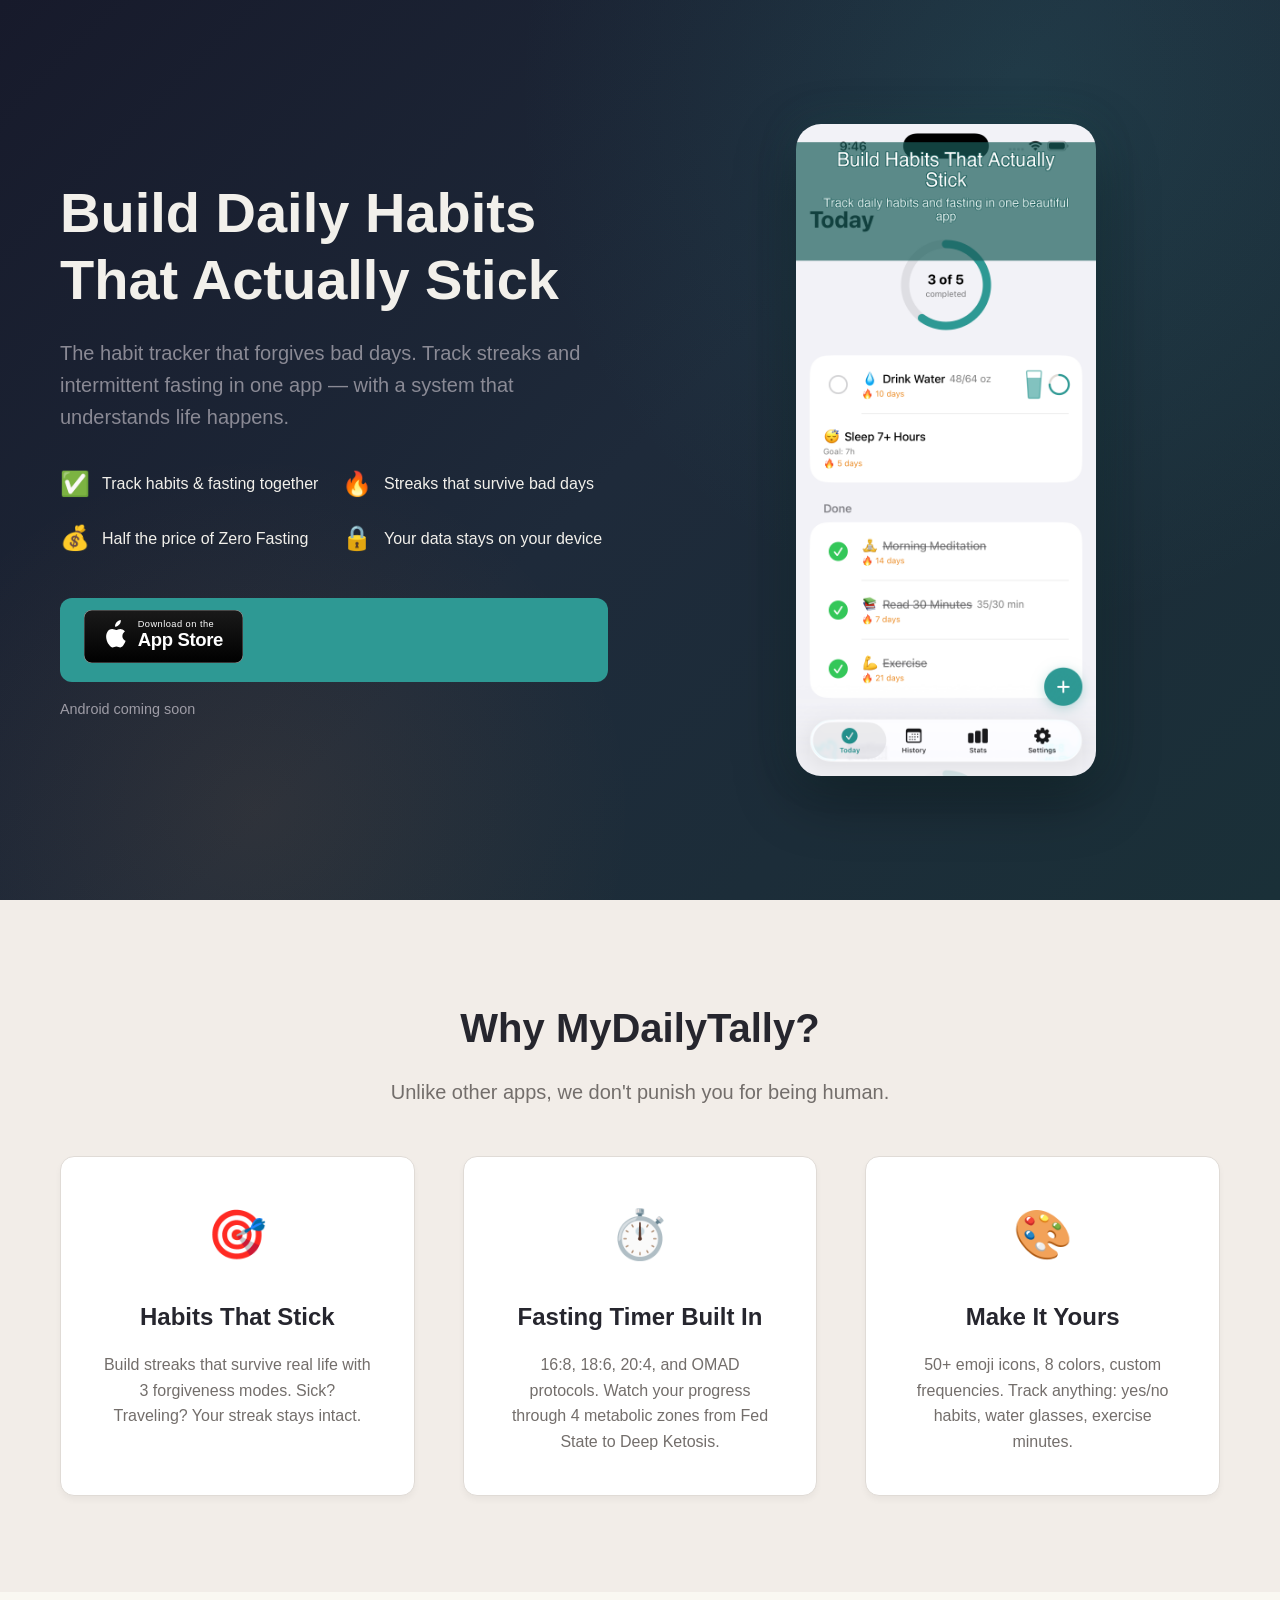
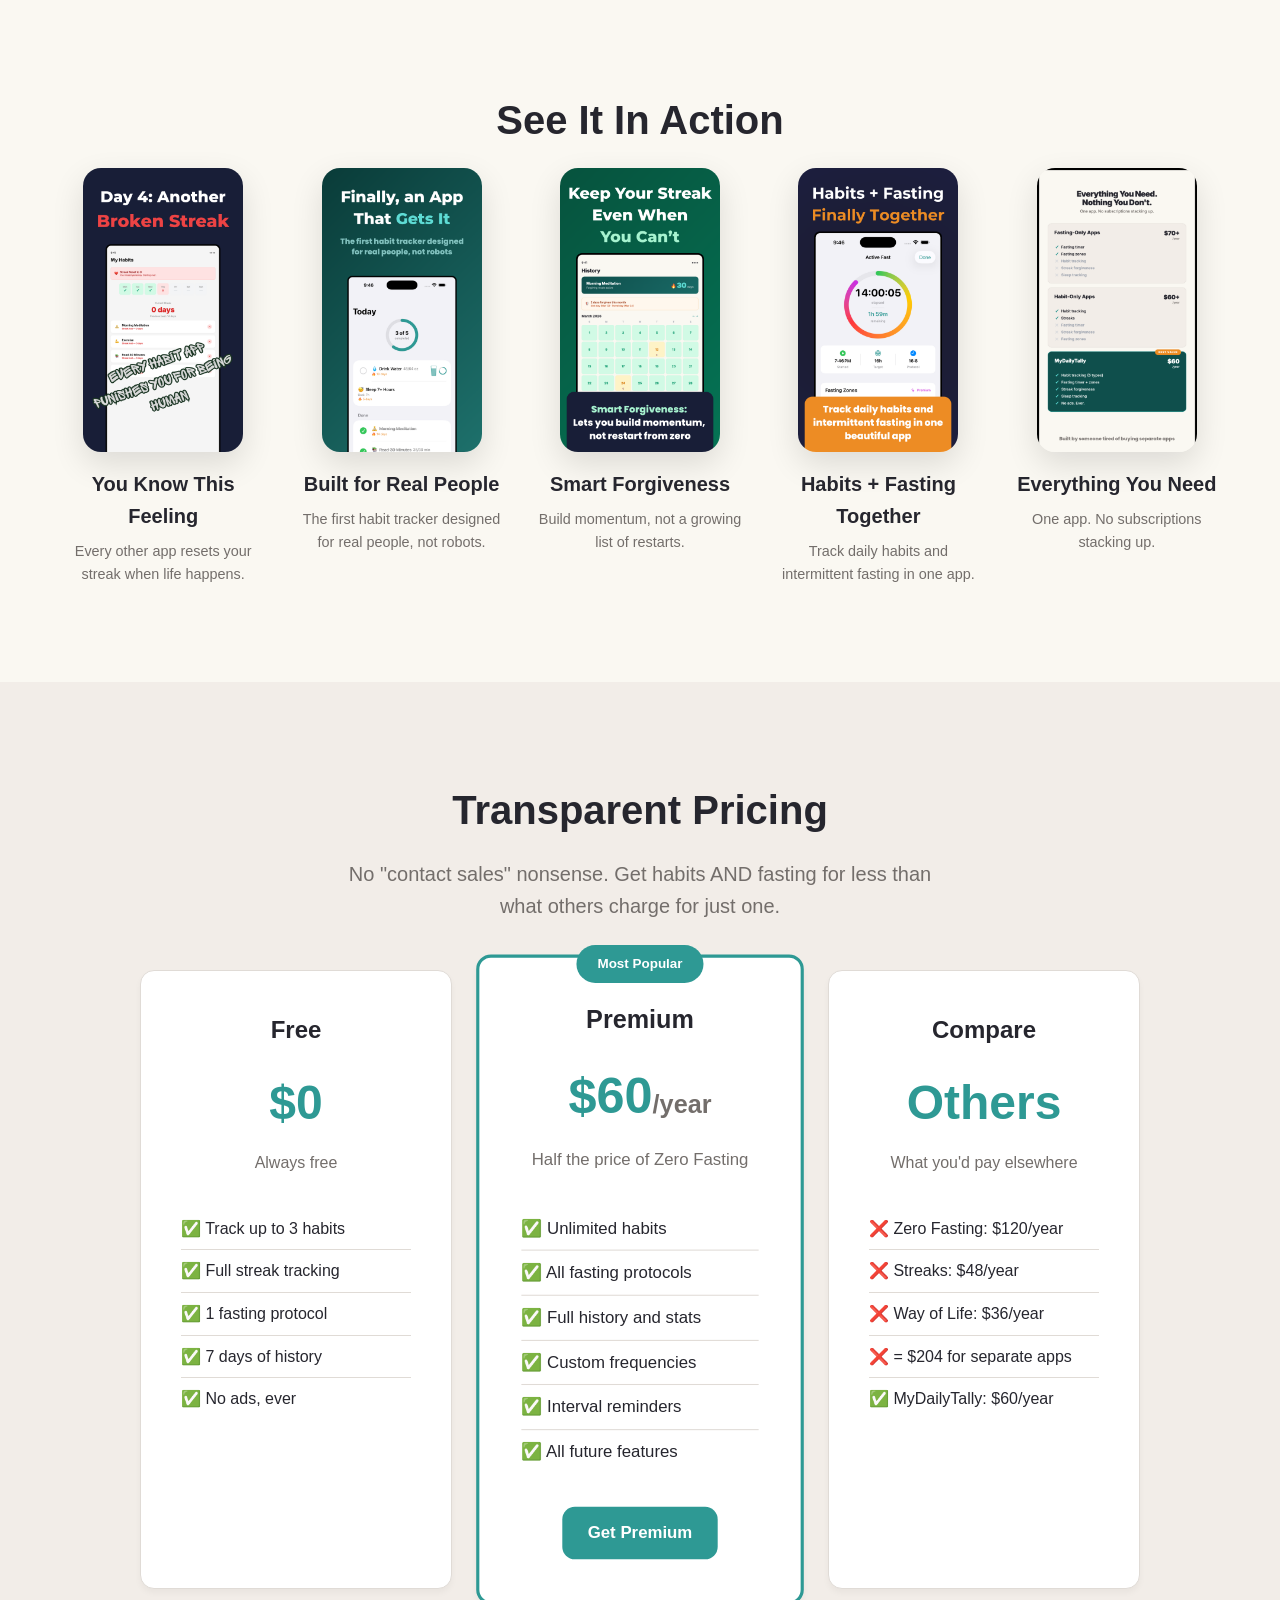
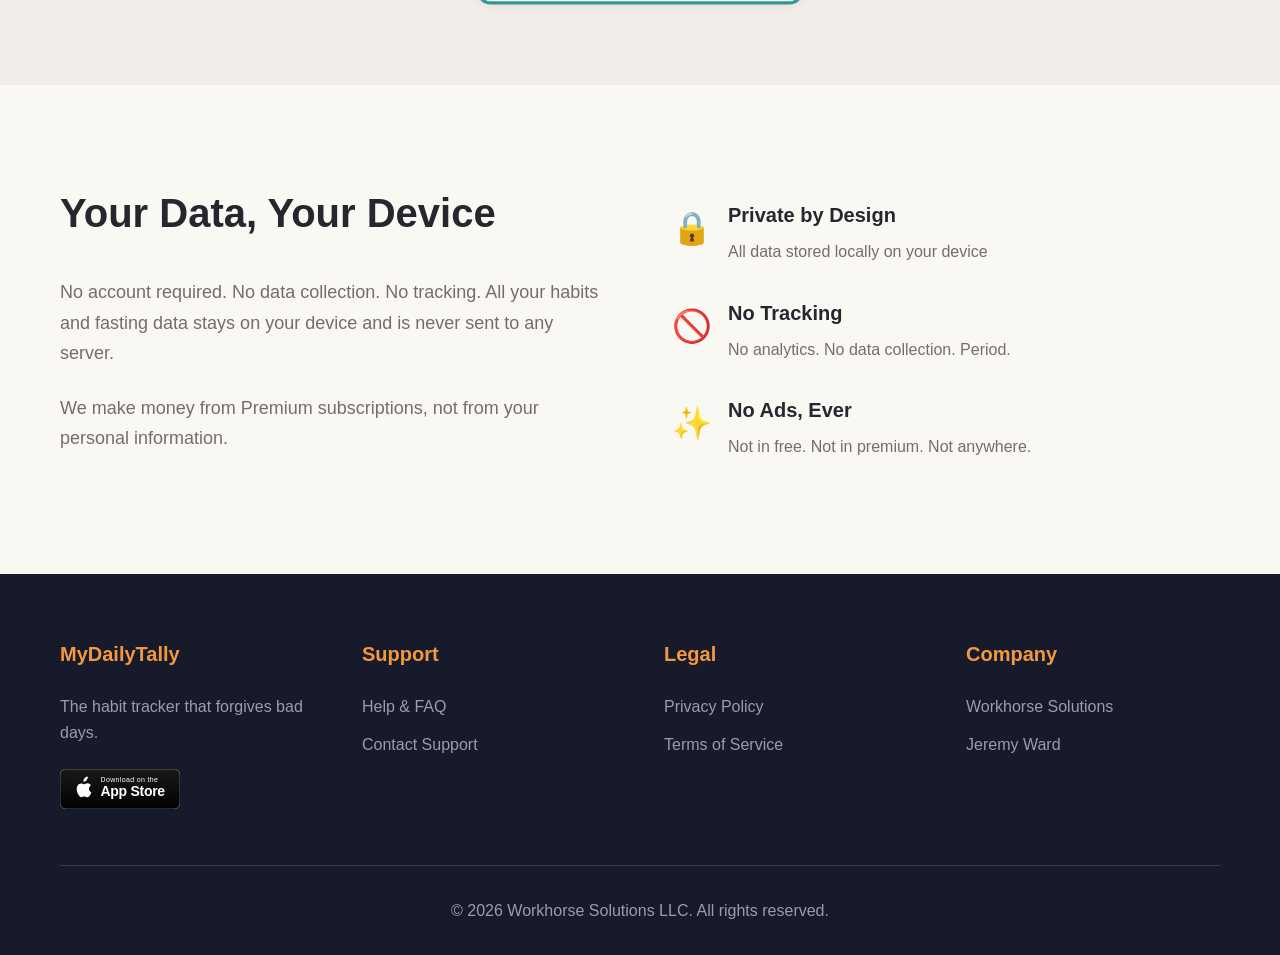
<file: index.html>
<!DOCTYPE html>
<html lang="en">
<head>
    <meta charset="UTF-8">
    <meta name="viewport" content="width=device-width, initial-scale=1.0">
    <title>MyDailyTally — Build Daily Habits That Actually Stick</title>
    <meta name="description" content="The habit tracker that forgives bad days. Track streaks and intermittent fasting in one app. Half the price of Zero. No ads, no tracking.">
    <meta name="keywords" content="habit tracker, intermittent fasting, daily habits, streaks, forgiveness, 16:8 fasting, wellness app">
    
    <!-- Open Graph -->
    <meta property="og:title" content="MyDailyTally — Build Daily Habits That Actually Stick">
    <meta property="og:description" content="The habit tracker that forgives bad days. Track streaks and intermittent fasting in one app.">
    <meta property="og:type" content="website">
    <meta property="og:url" content="https://mydailytally.app">
    <meta property="og:image" content="https://mydailytally.app/images/app-screenshot-hero.png">
    
    <!-- Twitter Card -->
    <meta name="twitter:card" content="summary_large_image">
    <meta name="twitter:title" content="MyDailyTally — Build Daily Habits That Actually Stick">
    <meta name="twitter:description" content="The habit tracker that forgives bad days. Track streaks and intermittent fasting in one app.">
    <meta name="twitter:image" content="https://mydailytally.app/images/app-screenshot-hero.png">
    
    <!-- Favicon -->
    <link rel="apple-touch-icon" sizes="180x180" href="/images/app-icon.png">
    <link rel="icon" type="image/png" sizes="32x32" href="/images/favicon-32x32.png">
    <link rel="icon" type="image/png" sizes="16x16" href="/images/favicon-16x16.png">
    
    <link rel="stylesheet" href="/css/main.css">
</head>
<body>
    <!-- Hero Section -->
    <section class="hero">
        <div class="container">
            <div class="hero-content">
                <div class="hero-text">
                    <h1>Build Daily Habits That Actually Stick</h1>
                    <p class="hero-subtitle">The habit tracker that forgives bad days. Track streaks and intermittent fasting in one app — with a system that understands life happens.</p>
                    
                    <div class="hero-features">
                        <div class="feature">
                            <span class="feature-icon">✅</span>
                            <span>Track habits & fasting together</span>
                        </div>
                        <div class="feature">
                            <span class="feature-icon">🔥</span>
                            <span>Streaks that survive bad days</span>
                        </div>
                        <div class="feature">
                            <span class="feature-icon">💰</span>
                            <span>Half the price of Zero Fasting</span>
                        </div>
                        <div class="feature">
                            <span class="feature-icon">🔒</span>
                            <span>Your data stays on your device</span>
                        </div>
                    </div>
                    
                    <div class="app-store-buttons">
                        <a href="https://apps.apple.com/us/app/mydailytally-habit-tracker/id6761585975" class="btn btn-primary app-store-btn" id="app-store-link" target="_blank" rel="noopener">
                            <img src="/images/app-store-badge.svg" alt="Download on the App Store" width="160" height="53">
                        </a>
                        <div class="coming-soon">
                            <span>Android coming soon</span>
                        </div>
                    </div>
                </div>
                
                <div class="hero-phone">
                    <video class="phone-screenshot" autoplay muted loop playsinline poster="/images/app-screenshot-hero.png">
                        <source src="/images/demo-video.mp4" type="video/mp4">
                        <img src="/images/app-screenshot-hero.png" alt="MyDailyTally app screenshot">
                    </video>
                </div>
            </div>
        </div>
    </section>

    <!-- Features Section -->
    <section class="features" id="features">
        <div class="container">
            <h2>Why MyDailyTally?</h2>
            <p class="section-subtitle">Unlike other apps, we don't punish you for being human.</p>
            
            <div class="features-grid">
                <div class="feature-card">
                    <div class="feature-icon-large">🎯</div>
                    <h3>Habits That Stick</h3>
                    <p>Build streaks that survive real life with 3 forgiveness modes. Sick? Traveling? Your streak stays intact.</p>
                </div>
                
                <div class="feature-card">
                    <div class="feature-icon-large">⏱️</div>
                    <h3>Fasting Timer Built In</h3>
                    <p>16:8, 18:6, 20:4, and OMAD protocols. Watch your progress through 4 metabolic zones from Fed State to Deep Ketosis.</p>
                </div>
                
                <div class="feature-card">
                    <div class="feature-icon-large">🎨</div>
                    <h3>Make It Yours</h3>
                    <p>50+ emoji icons, 8 colors, custom frequencies. Track anything: yes/no habits, water glasses, exercise minutes.</p>
                </div>
            </div>
        </div>
    </section>

    <!-- Screenshots Section -->
    <section class="screenshots">
        <div class="container">
            <h2>See It In Action</h2>
            <div class="screenshot-carousel">
                <div class="screenshot-item">
                    <img src="/images/screenshot-01.png" alt="Every habit app punishes you for being human" width="1080" height="1920" loading="lazy">
                    <h4>You Know This Feeling</h4>
                    <p>Every other app resets your streak when life happens.</p>
                </div>
                <div class="screenshot-item">
                    <img src="/images/screenshot-02.png" alt="Finally, an app that gets it" width="1080" height="1920" loading="lazy">
                    <h4>Built for Real People</h4>
                    <p>The first habit tracker designed for real people, not robots.</p>
                </div>
                <div class="screenshot-item">
                    <img src="/images/screenshot-03.png" alt="Keep your streak even when you can&#39;t" width="1080" height="1920" loading="lazy">
                    <h4>Smart Forgiveness</h4>
                    <p>Build momentum, not a growing list of restarts.</p>
                </div>
                <div class="screenshot-item">
                    <img src="/images/screenshot-04.png" alt="Habits and fasting finally together" width="1080" height="1920" loading="lazy">
                    <h4>Habits + Fasting Together</h4>
                    <p>Track daily habits and intermittent fasting in one app.</p>
                </div>
                <div class="screenshot-item">
                    <img src="/images/screenshot-05.png" alt="Best value — everything you need" width="1080" height="1920" loading="lazy">
                    <h4>Everything You Need</h4>
                    <p>One app. No subscriptions stacking up.</p>
                </div>
            </div>
        </div>
    </section>

    <!-- Pricing Section -->
    <section class="pricing">
        <div class="container">
            <h2>Transparent Pricing</h2>
            <p class="section-subtitle">No "contact sales" nonsense. Get habits AND fasting for less than what others charge for just one.</p>
            
            <div class="pricing-grid">
                <div class="pricing-card">
                    <h3>Free</h3>
                    <div class="price">$0</div>
                    <p class="price-subtitle">Always free</p>
                    <ul class="features-list">
                        <li>✅ Track up to 3 habits</li>
                        <li>✅ Full streak tracking</li>
                        <li>✅ 1 fasting protocol</li>
                        <li>✅ 7 days of history</li>
                        <li>✅ No ads, ever</li>
                    </ul>
                </div>
                
                <div class="pricing-card featured">
                    <div class="popular-badge">Most Popular</div>
                    <h3>Premium</h3>
                    <div class="price">$60<span class="price-period">/year</span></div>
                    <p class="price-subtitle">Half the price of Zero Fasting</p>
                    <ul class="features-list">
                        <li>✅ Unlimited habits</li>
                        <li>✅ All fasting protocols</li>
                        <li>✅ Full history and stats</li>
                        <li>✅ Custom frequencies</li>
                        <li>✅ Interval reminders</li>
                        <li>✅ All future features</li>
                    </ul>
                    <a href="https://apps.apple.com/us/app/mydailytally-habit-tracker/id6761585975" class="btn btn-primary" id="get-premium-link" target="_blank" rel="noopener">Get Premium</a>
                </div>
                
                <div class="pricing-card">
                    <h3>Compare</h3>
                    <div class="price">Others</div>
                    <p class="price-subtitle">What you'd pay elsewhere</p>
                    <ul class="features-list">
                        <li>❌ Zero Fasting: $120/year</li>
                        <li>❌ Streaks: $48/year</li>
                        <li>❌ Way of Life: $36/year</li>
                        <li>❌ = $204 for separate apps</li>
                        <li>✅ MyDailyTally: $60/year</li>
                    </ul>
                </div>
            </div>
        </div>
    </section>

    <!-- Privacy Section -->
    <section class="privacy-section">
        <div class="container">
            <div class="privacy-content">
                <div class="privacy-text">
                    <h2>Your Data, Your Device</h2>
                    <p>No account required. No data collection. No tracking. All your habits and fasting data stays on your device and is never sent to any server.</p>
                    <p>We make money from Premium subscriptions, not from your personal information.</p>
                </div>
                <div class="privacy-features">
                    <div class="privacy-feature">
                        <span class="privacy-icon">🔒</span>
                        <div>
                            <h4>Private by Design</h4>
                            <p>All data stored locally on your device</p>
                        </div>
                    </div>
                    <div class="privacy-feature">
                        <span class="privacy-icon">🚫</span>
                        <div>
                            <h4>No Tracking</h4>
                            <p>No analytics. No data collection. Period.</p>
                        </div>
                    </div>
                    <div class="privacy-feature">
                        <span class="privacy-icon">✨</span>
                        <div>
                            <h4>No Ads, Ever</h4>
                            <p>Not in free. Not in premium. Not anywhere.</p>
                        </div>
                    </div>
                </div>
            </div>
        </div>
    </section>

    <!-- Footer -->
    <footer class="footer">
        <div class="container">
            <div class="footer-content">
                <div class="footer-section">
                    <h4>MyDailyTally</h4>
                    <p>The habit tracker that forgives bad days.</p>
                    <div class="app-store-footer">
                        <a href="https://apps.apple.com/us/app/mydailytally-habit-tracker/id6761585975" id="footer-app-store-link" target="_blank" rel="noopener">
                            <img src="/images/app-store-badge.svg" alt="Download on the App Store" width="120" height="40">
                        </a>
                    </div>
                </div>
                
                <div class="footer-section">
                    <h4>Support</h4>
                    <ul class="footer-links">
                        <li><a href="/support/">Help & FAQ</a></li>
                        <li><a href="mailto:support@mydailytally.app">Contact Support</a></li>
                    </ul>
                </div>
                
                <div class="footer-section">
                    <h4>Legal</h4>
                    <ul class="footer-links">
                        <li><a href="/privacy/">Privacy Policy</a></li>
                        <li><a href="/terms/">Terms of Service</a></li>
                    </ul>
                </div>
                
                <div class="footer-section">
                    <h4>Company</h4>
                    <ul class="footer-links">
                        <li><a href="https://workhorsesolutions.llc">Workhorse Solutions</a></li>
                        <li><a href="https://jeremyward.dev">Jeremy Ward</a></li>
                    </ul>
                </div>
            </div>
            
            <div class="footer-bottom">
                <p>&copy; 2026 Workhorse Solutions LLC. All rights reserved.</p>
            </div>
        </div>
    </footer>

    <script src="/js/main.js"></script>
</body>
</html>
</file>
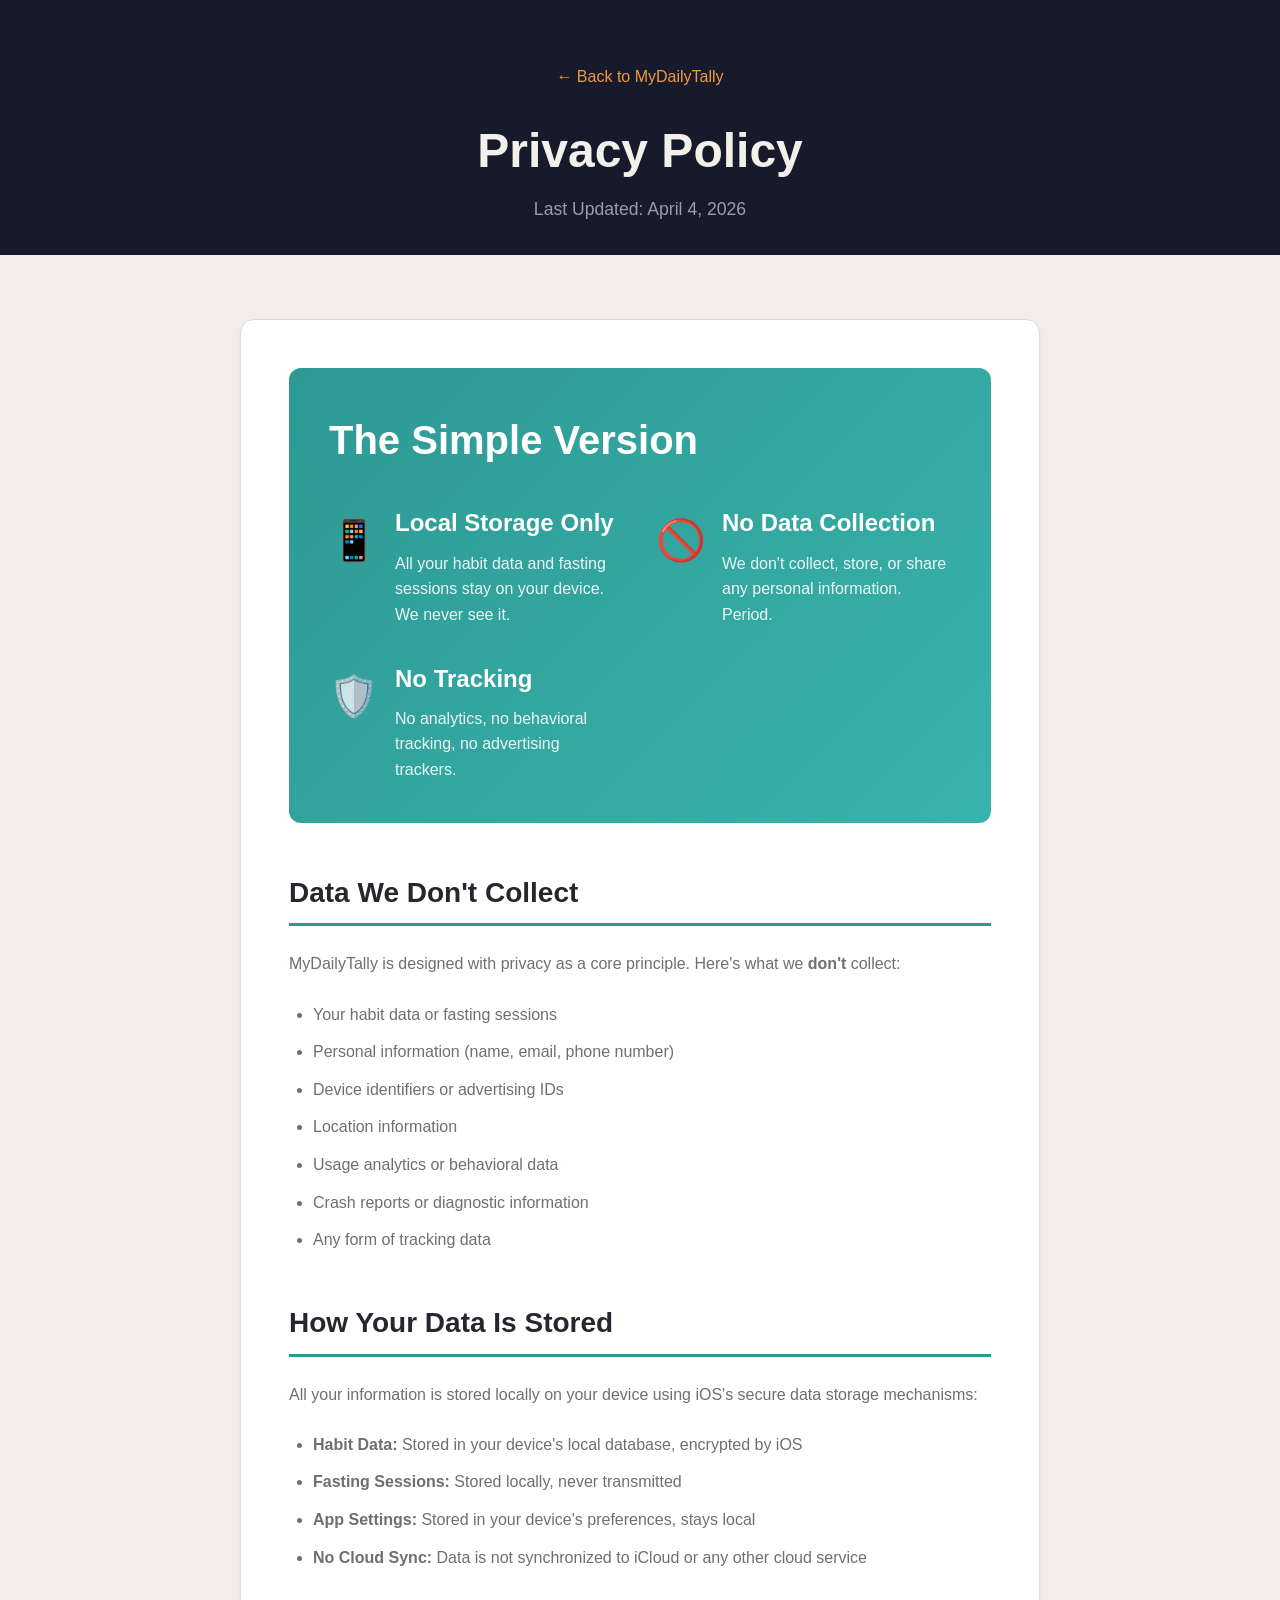
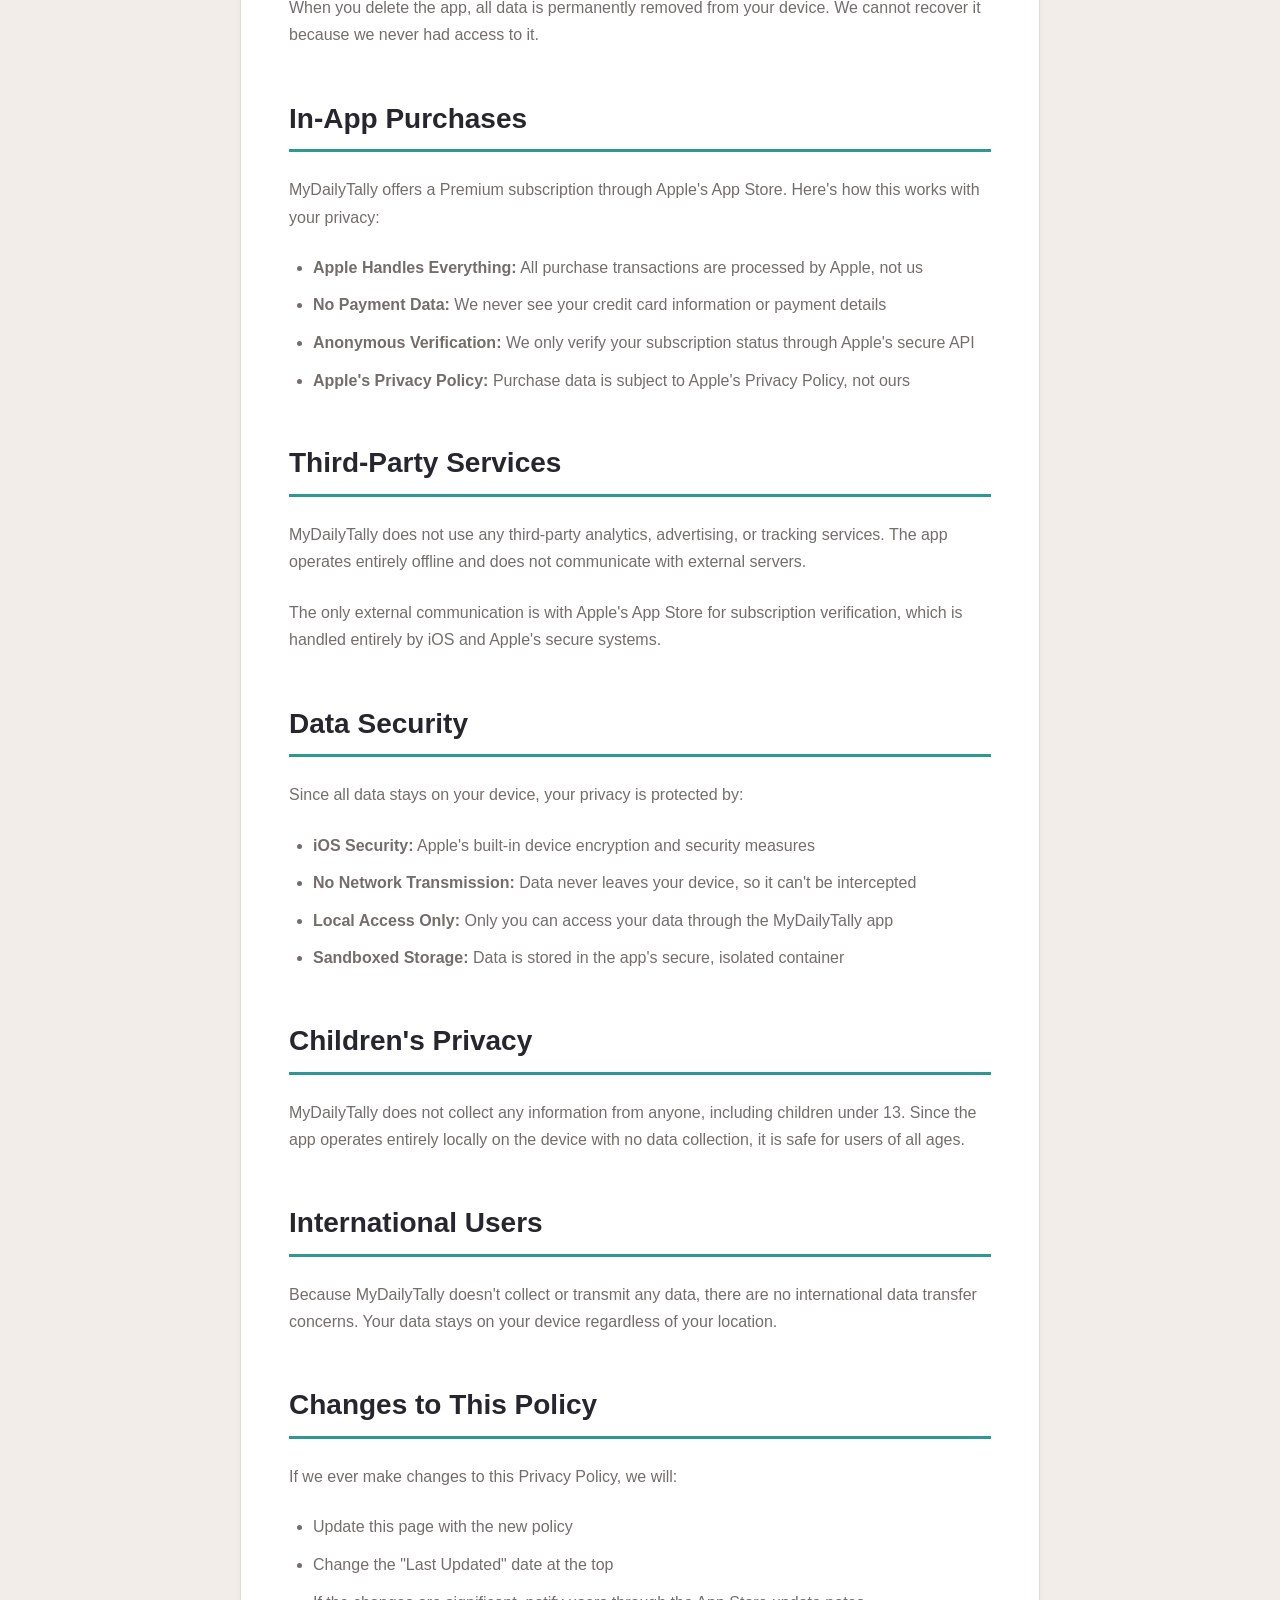
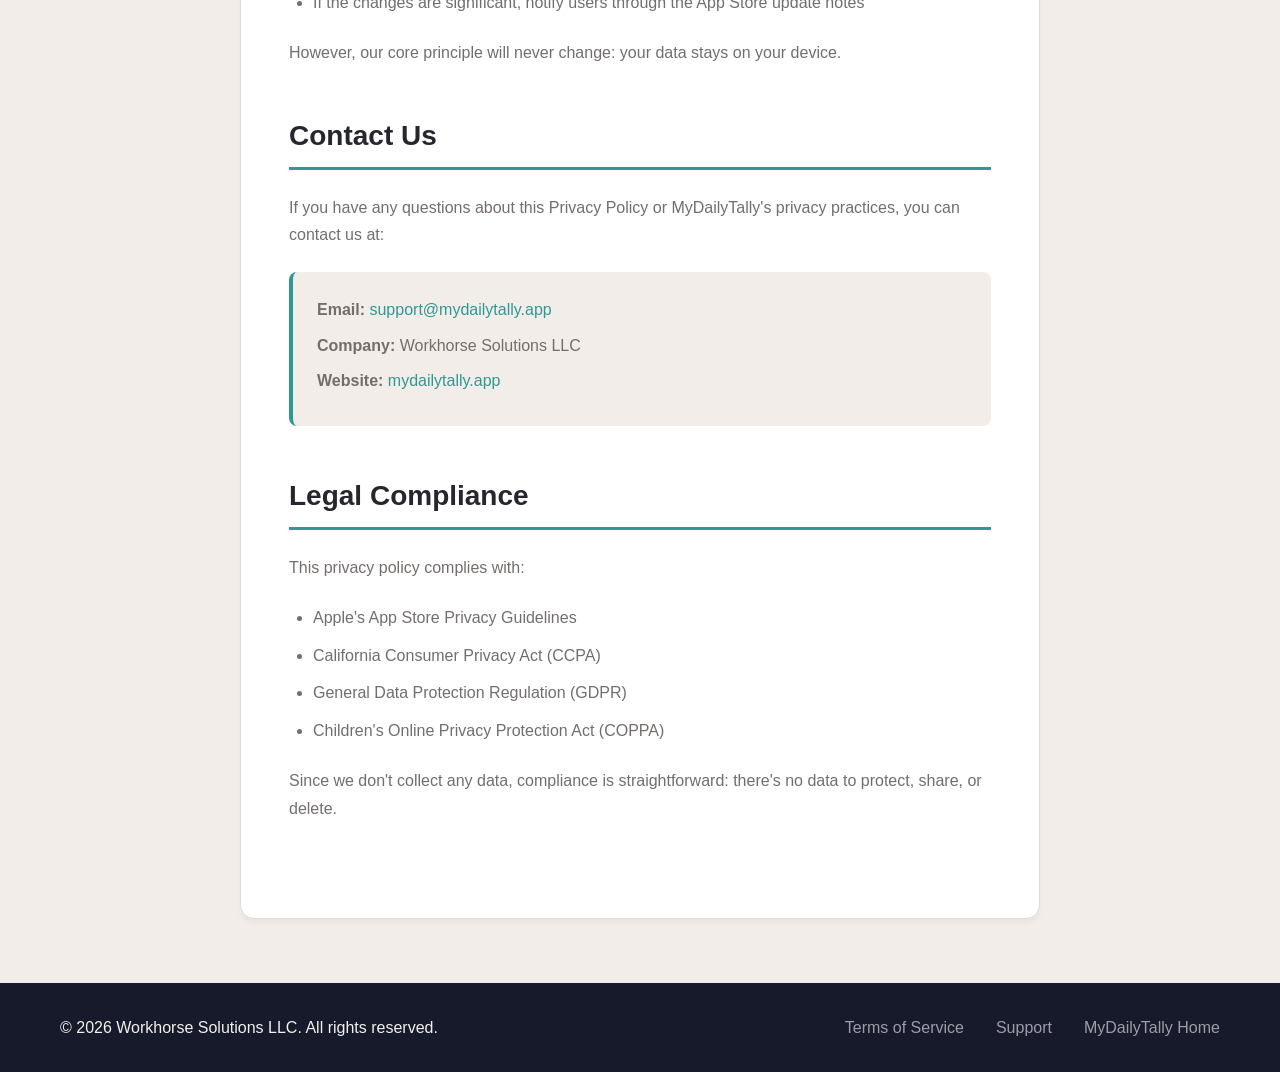
<file: privacy/index.html>
<!DOCTYPE html>
<html lang="en">
<head>
    <meta charset="UTF-8">
    <meta name="viewport" content="width=device-width, initial-scale=1.0">
    <title>Privacy Policy — MyDailyTally</title>
    <meta name="description" content="MyDailyTally Privacy Policy - No data collection, no tracking, all data stays on your device.">
    <link rel="stylesheet" href="/css/main.css">
    <link rel="stylesheet" href="/css/legal.css">
</head>
<body>
    <header class="legal-header">
        <div class="container">
            <a href="/" class="back-link">← Back to MyDailyTally</a>
            <h1>Privacy Policy</h1>
            <p class="last-updated">Last Updated: April 4, 2026</p>
        </div>
    </header>

    <main class="legal-content">
        <div class="container">
            <div class="content-wrapper">
                <section class="summary">
                    <h2>The Simple Version</h2>
                    <div class="summary-grid">
                        <div class="summary-item">
                            <span class="summary-icon">📱</span>
                            <div>
                                <h3>Local Storage Only</h3>
                                <p>All your habit data and fasting sessions stay on your device. We never see it.</p>
                            </div>
                        </div>
                        <div class="summary-item">
                            <span class="summary-icon">🚫</span>
                            <div>
                                <h3>No Data Collection</h3>
                                <p>We don't collect, store, or share any personal information. Period.</p>
                            </div>
                        </div>
                        <div class="summary-item">
                            <span class="summary-icon">🛡️</span>
                            <div>
                                <h3>No Tracking</h3>
                                <p>No analytics, no behavioral tracking, no advertising trackers.</p>
                            </div>
                        </div>
                    </div>
                </section>

                <section class="policy-section">
                    <h2>Data We Don't Collect</h2>
                    <p>MyDailyTally is designed with privacy as a core principle. Here's what we <strong>don't</strong> collect:</p>
                    <ul>
                        <li>Your habit data or fasting sessions</li>
                        <li>Personal information (name, email, phone number)</li>
                        <li>Device identifiers or advertising IDs</li>
                        <li>Location information</li>
                        <li>Usage analytics or behavioral data</li>
                        <li>Crash reports or diagnostic information</li>
                        <li>Any form of tracking data</li>
                    </ul>
                </section>

                <section class="policy-section">
                    <h2>How Your Data Is Stored</h2>
                    <p>All your information is stored locally on your device using iOS's secure data storage mechanisms:</p>
                    <ul>
                        <li><strong>Habit Data:</strong> Stored in your device's local database, encrypted by iOS</li>
                        <li><strong>Fasting Sessions:</strong> Stored locally, never transmitted</li>
                        <li><strong>App Settings:</strong> Stored in your device's preferences, stays local</li>
                        <li><strong>No Cloud Sync:</strong> Data is not synchronized to iCloud or any other cloud service</li>
                    </ul>
                    <p>When you delete the app, all data is permanently removed from your device. We cannot recover it because we never had access to it.</p>
                </section>

                <section class="policy-section">
                    <h2>In-App Purchases</h2>
                    <p>MyDailyTally offers a Premium subscription through Apple's App Store. Here's how this works with your privacy:</p>
                    <ul>
                        <li><strong>Apple Handles Everything:</strong> All purchase transactions are processed by Apple, not us</li>
                        <li><strong>No Payment Data:</strong> We never see your credit card information or payment details</li>
                        <li><strong>Anonymous Verification:</strong> We only verify your subscription status through Apple's secure API</li>
                        <li><strong>Apple's Privacy Policy:</strong> Purchase data is subject to Apple's Privacy Policy, not ours</li>
                    </ul>
                </section>

                <section class="policy-section">
                    <h2>Third-Party Services</h2>
                    <p>MyDailyTally does not use any third-party analytics, advertising, or tracking services. The app operates entirely offline and does not communicate with external servers.</p>
                    <p>The only external communication is with Apple's App Store for subscription verification, which is handled entirely by iOS and Apple's secure systems.</p>
                </section>

                <section class="policy-section">
                    <h2>Data Security</h2>
                    <p>Since all data stays on your device, your privacy is protected by:</p>
                    <ul>
                        <li><strong>iOS Security:</strong> Apple's built-in device encryption and security measures</li>
                        <li><strong>No Network Transmission:</strong> Data never leaves your device, so it can't be intercepted</li>
                        <li><strong>Local Access Only:</strong> Only you can access your data through the MyDailyTally app</li>
                        <li><strong>Sandboxed Storage:</strong> Data is stored in the app's secure, isolated container</li>
                    </ul>
                </section>

                <section class="policy-section">
                    <h2>Children's Privacy</h2>
                    <p>MyDailyTally does not collect any information from anyone, including children under 13. Since the app operates entirely locally on the device with no data collection, it is safe for users of all ages.</p>
                </section>

                <section class="policy-section">
                    <h2>International Users</h2>
                    <p>Because MyDailyTally doesn't collect or transmit any data, there are no international data transfer concerns. Your data stays on your device regardless of your location.</p>
                </section>

                <section class="policy-section">
                    <h2>Changes to This Policy</h2>
                    <p>If we ever make changes to this Privacy Policy, we will:</p>
                    <ul>
                        <li>Update this page with the new policy</li>
                        <li>Change the "Last Updated" date at the top</li>
                        <li>If the changes are significant, notify users through the App Store update notes</li>
                    </ul>
                    <p>However, our core principle will never change: your data stays on your device.</p>
                </section>

                <section class="policy-section">
                    <h2>Contact Us</h2>
                    <p>If you have any questions about this Privacy Policy or MyDailyTally's privacy practices, you can contact us at:</p>
                    <div class="contact-info">
                        <p><strong>Email:</strong> <a href="mailto:support@mydailytally.app">support@mydailytally.app</a></p>
                        <p><strong>Company:</strong> Workhorse Solutions LLC</p>
                        <p><strong>Website:</strong> <a href="https://mydailytally.app">mydailytally.app</a></p>
                    </div>
                </section>

                <section class="policy-section">
                    <h2>Legal Compliance</h2>
                    <p>This privacy policy complies with:</p>
                    <ul>
                        <li>Apple's App Store Privacy Guidelines</li>
                        <li>California Consumer Privacy Act (CCPA)</li>
                        <li>General Data Protection Regulation (GDPR)</li>
                        <li>Children's Online Privacy Protection Act (COPPA)</li>
                    </ul>
                    <p>Since we don't collect any data, compliance is straightforward: there's no data to protect, share, or delete.</p>
                </section>
            </div>
        </div>
    </main>

    <footer class="legal-footer">
        <div class="container">
            <p>&copy; 2026 Workhorse Solutions LLC. All rights reserved.</p>
            <div class="legal-links">
                <a href="/terms/">Terms of Service</a>
                <a href="/support/">Support</a>
                <a href="/">MyDailyTally Home</a>
            </div>
        </div>
    </footer>
</body>
</html>
</file>
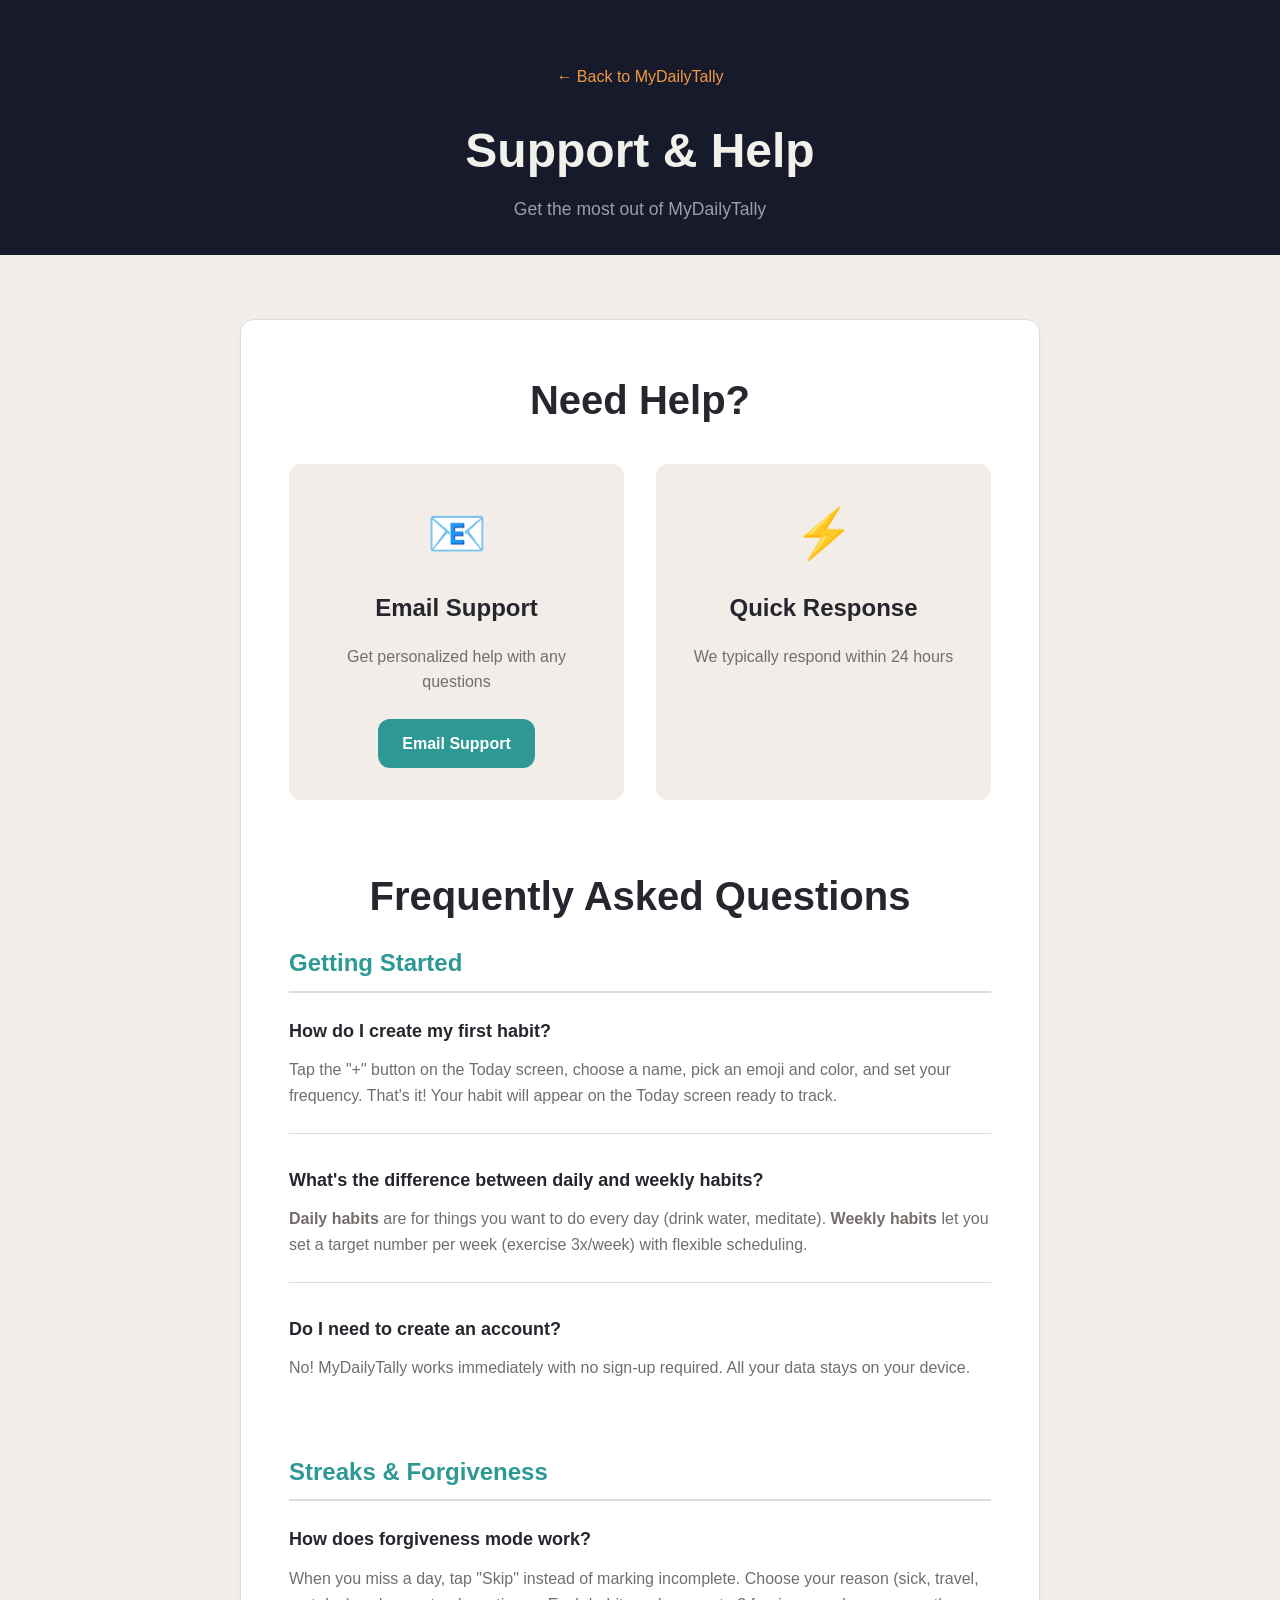
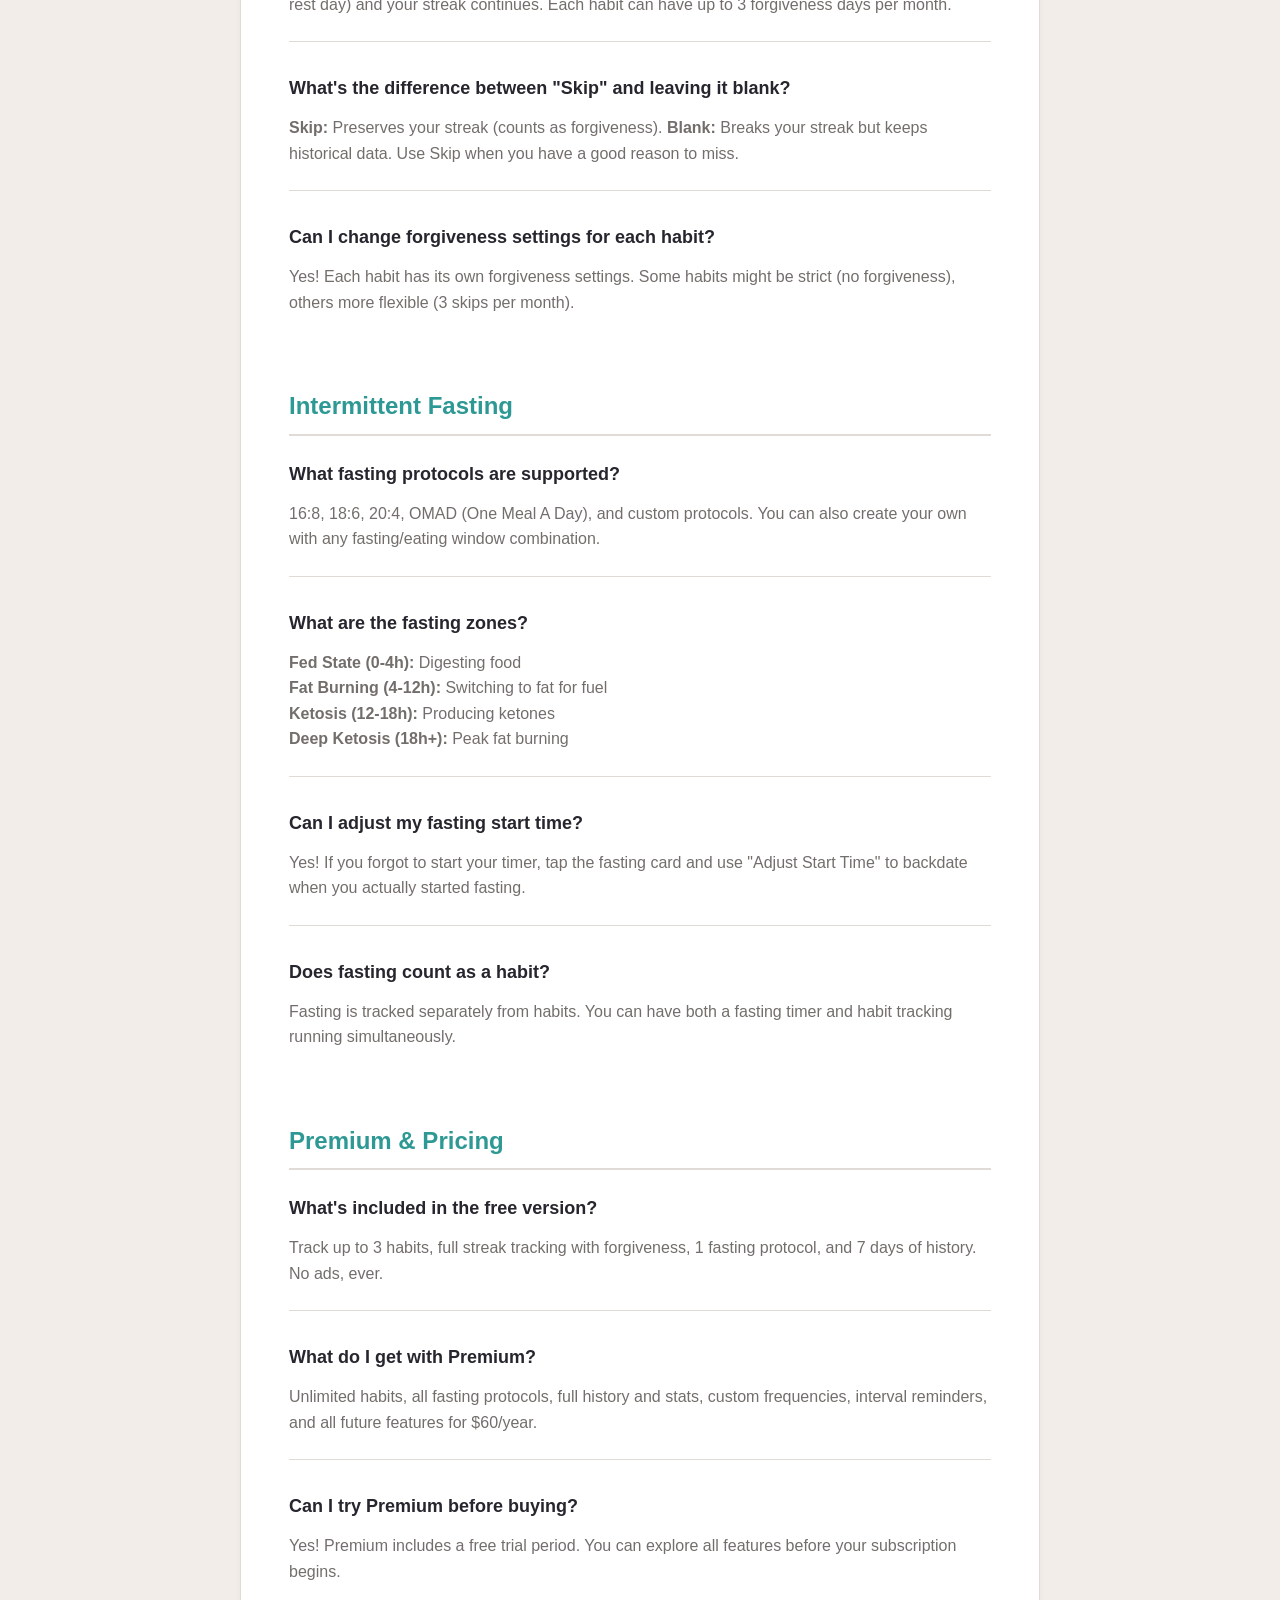
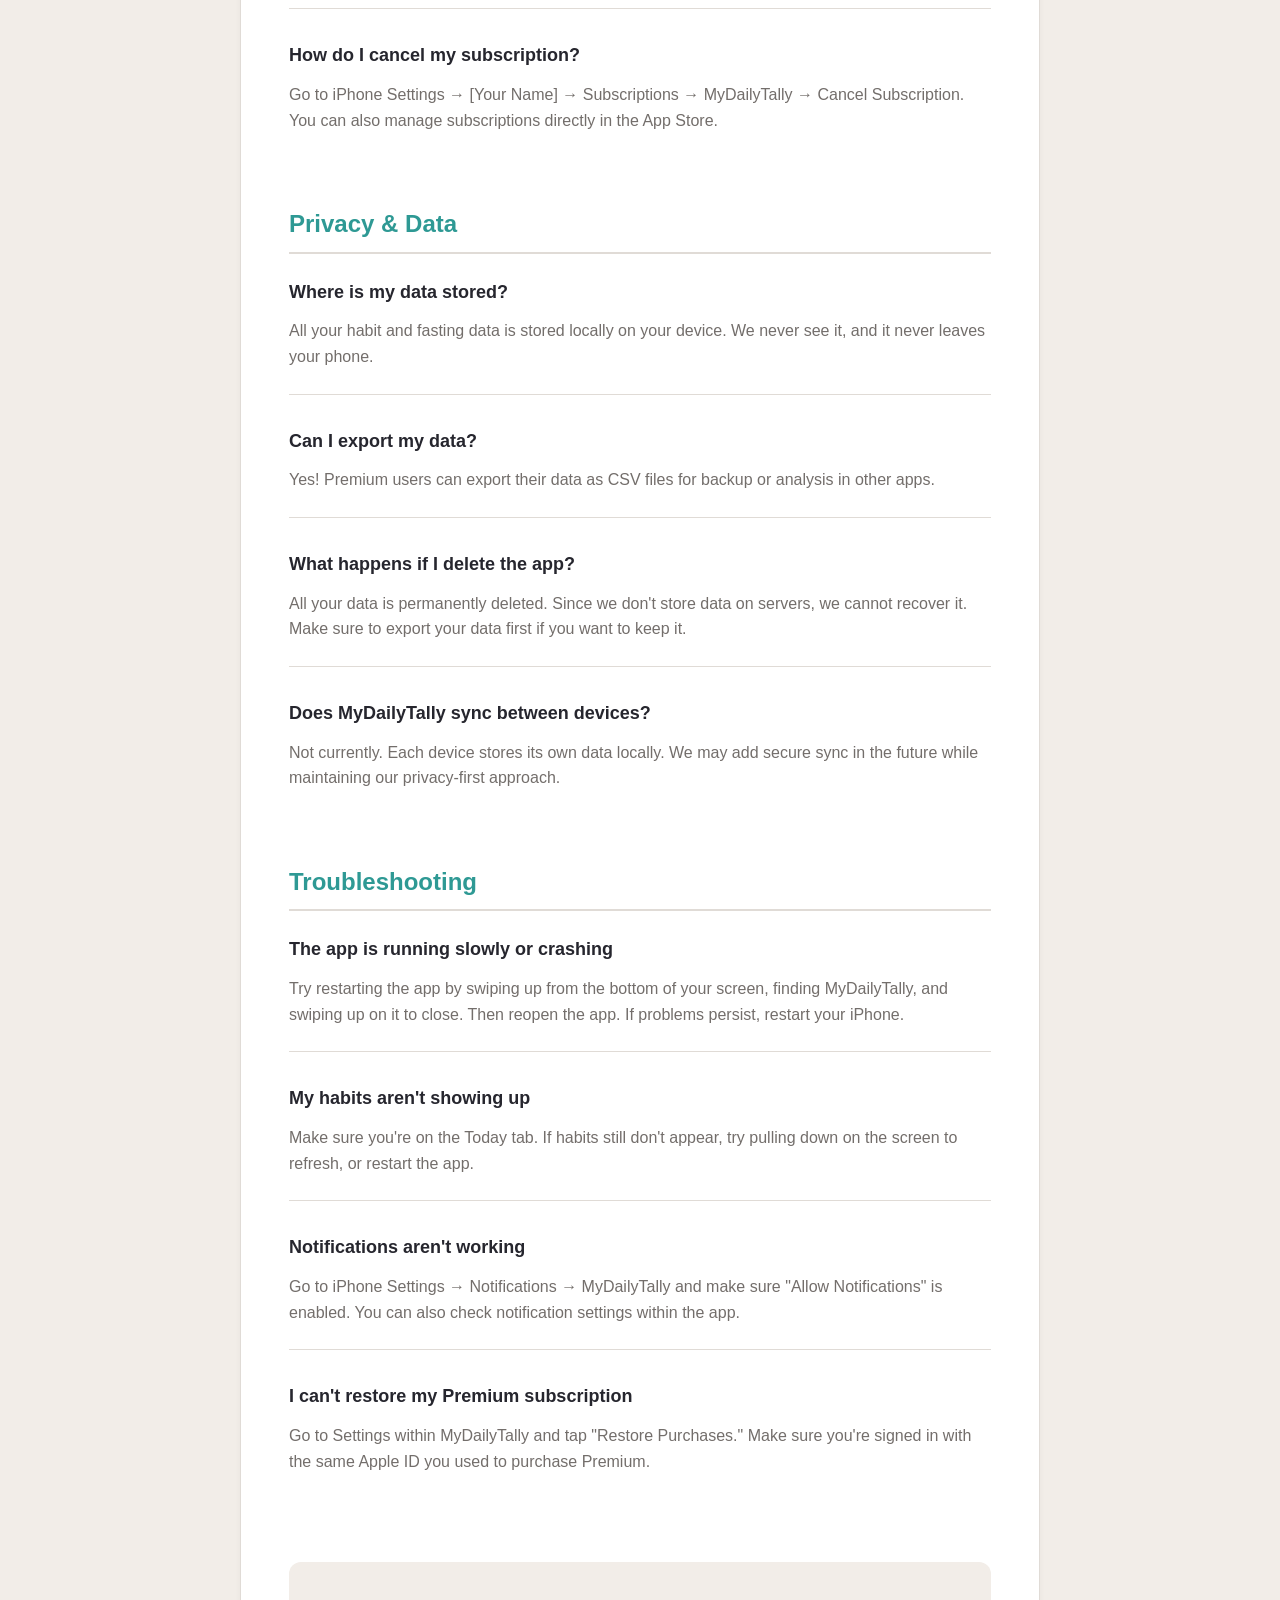
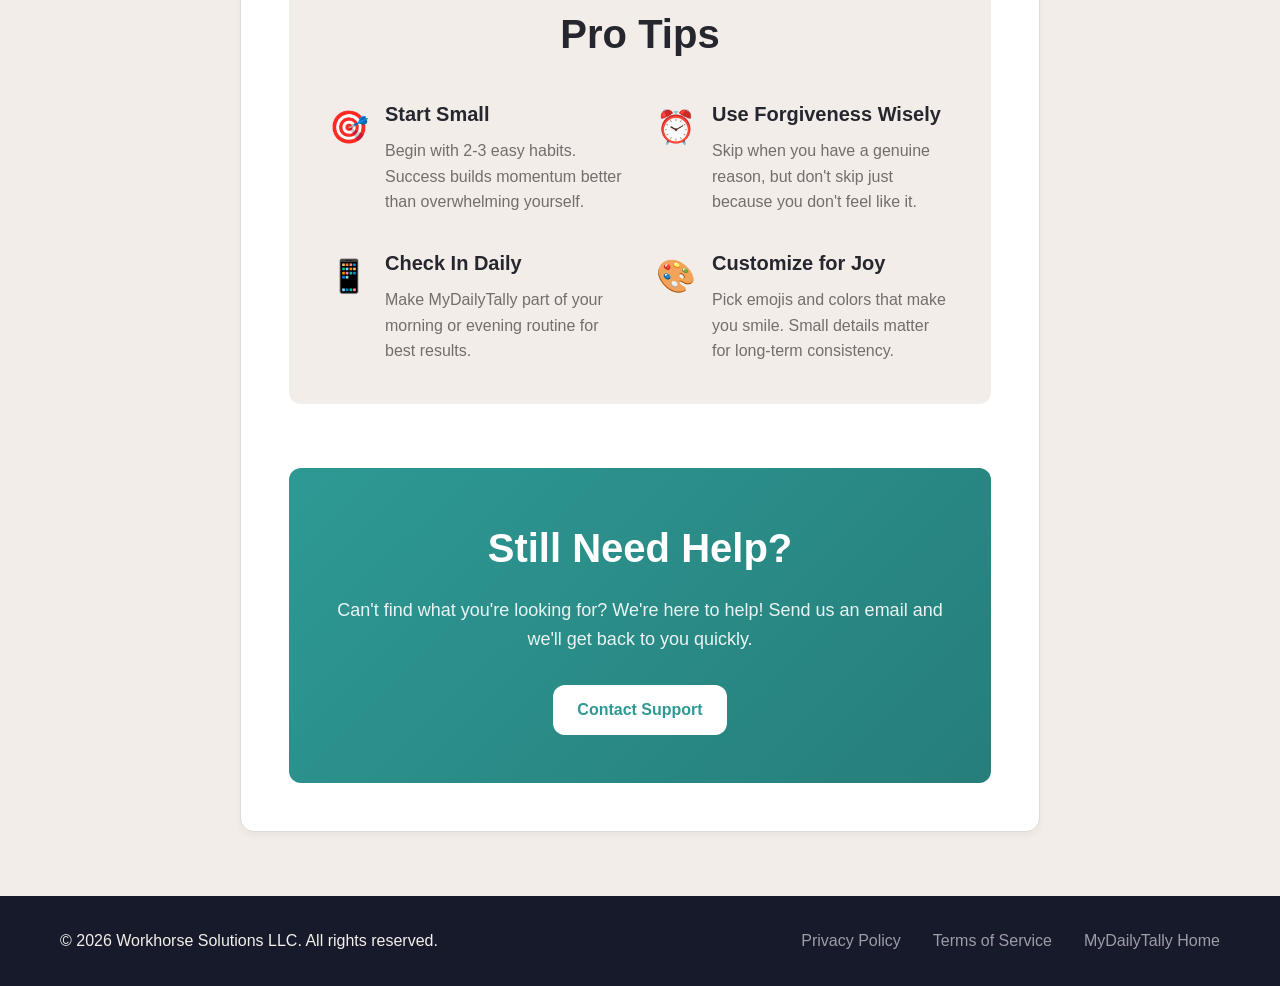
<file: support/index.html>
<!DOCTYPE html>
<html lang="en">
<head>
    <meta charset="UTF-8">
    <meta name="viewport" content="width=device-width, initial-scale=1.0">
    <title>Support & Help — MyDailyTally</title>
    <meta name="description" content="MyDailyTally Support - Get help with habit tracking, fasting timers, and troubleshooting.">
    <link rel="stylesheet" href="/css/main.css">
    <link rel="stylesheet" href="/css/legal.css">
</head>
<body>
    <header class="legal-header">
        <div class="container">
            <a href="/" class="back-link">← Back to MyDailyTally</a>
            <h1>Support & Help</h1>
            <p class="last-updated">Get the most out of MyDailyTally</p>
        </div>
    </header>

    <main class="legal-content">
        <div class="container">
            <div class="content-wrapper">
                <section class="contact-section">
                    <h2>Need Help?</h2>
                    <div class="contact-grid">
                        <div class="contact-item">
                            <span class="contact-icon">📧</span>
                            <div>
                                <h3>Email Support</h3>
                                <p>Get personalized help with any questions</p>
                                <a href="mailto:support@mydailytally.app" class="btn btn-primary">Email Support</a>
                            </div>
                        </div>
                        <div class="contact-item">
                            <span class="contact-icon">⚡</span>
                            <div>
                                <h3>Quick Response</h3>
                                <p>We typically respond within 24 hours</p>
                            </div>
                        </div>
                    </div>
                </section>

                <section class="faq-section">
                    <h2>Frequently Asked Questions</h2>
                    
                    <div class="faq-category">
                        <h3>Getting Started</h3>
                        
                        <div class="faq-item">
                            <h4>How do I create my first habit?</h4>
                            <p>Tap the "+" button on the Today screen, choose a name, pick an emoji and color, and set your frequency. That's it! Your habit will appear on the Today screen ready to track.</p>
                        </div>

                        <div class="faq-item">
                            <h4>What's the difference between daily and weekly habits?</h4>
                            <p><strong>Daily habits</strong> are for things you want to do every day (drink water, meditate). <strong>Weekly habits</strong> let you set a target number per week (exercise 3x/week) with flexible scheduling.</p>
                        </div>

                        <div class="faq-item">
                            <h4>Do I need to create an account?</h4>
                            <p>No! MyDailyTally works immediately with no sign-up required. All your data stays on your device.</p>
                        </div>
                    </div>

                    <div class="faq-category">
                        <h3>Streaks & Forgiveness</h3>
                        
                        <div class="faq-item">
                            <h4>How does forgiveness mode work?</h4>
                            <p>When you miss a day, tap "Skip" instead of marking incomplete. Choose your reason (sick, travel, rest day) and your streak continues. Each habit can have up to 3 forgiveness days per month.</p>
                        </div>

                        <div class="faq-item">
                            <h4>What's the difference between "Skip" and leaving it blank?</h4>
                            <p><strong>Skip:</strong> Preserves your streak (counts as forgiveness). <strong>Blank:</strong> Breaks your streak but keeps historical data. Use Skip when you have a good reason to miss.</p>
                        </div>

                        <div class="faq-item">
                            <h4>Can I change forgiveness settings for each habit?</h4>
                            <p>Yes! Each habit has its own forgiveness settings. Some habits might be strict (no forgiveness), others more flexible (3 skips per month).</p>
                        </div>
                    </div>

                    <div class="faq-category">
                        <h3>Intermittent Fasting</h3>
                        
                        <div class="faq-item">
                            <h4>What fasting protocols are supported?</h4>
                            <p>16:8, 18:6, 20:4, OMAD (One Meal A Day), and custom protocols. You can also create your own with any fasting/eating window combination.</p>
                        </div>

                        <div class="faq-item">
                            <h4>What are the fasting zones?</h4>
                            <p><strong>Fed State (0-4h):</strong> Digesting food<br><strong>Fat Burning (4-12h):</strong> Switching to fat for fuel<br><strong>Ketosis (12-18h):</strong> Producing ketones<br><strong>Deep Ketosis (18h+):</strong> Peak fat burning</p>
                        </div>

                        <div class="faq-item">
                            <h4>Can I adjust my fasting start time?</h4>
                            <p>Yes! If you forgot to start your timer, tap the fasting card and use "Adjust Start Time" to backdate when you actually started fasting.</p>
                        </div>

                        <div class="faq-item">
                            <h4>Does fasting count as a habit?</h4>
                            <p>Fasting is tracked separately from habits. You can have both a fasting timer and habit tracking running simultaneously.</p>
                        </div>
                    </div>

                    <div class="faq-category">
                        <h3>Premium & Pricing</h3>
                        
                        <div class="faq-item">
                            <h4>What's included in the free version?</h4>
                            <p>Track up to 3 habits, full streak tracking with forgiveness, 1 fasting protocol, and 7 days of history. No ads, ever.</p>
                        </div>

                        <div class="faq-item">
                            <h4>What do I get with Premium?</h4>
                            <p>Unlimited habits, all fasting protocols, full history and stats, custom frequencies, interval reminders, and all future features for $60/year.</p>
                        </div>

                        <div class="faq-item">
                            <h4>Can I try Premium before buying?</h4>
                            <p>Yes! Premium includes a free trial period. You can explore all features before your subscription begins.</p>
                        </div>

                        <div class="faq-item">
                            <h4>How do I cancel my subscription?</h4>
                            <p>Go to iPhone Settings → [Your Name] → Subscriptions → MyDailyTally → Cancel Subscription. You can also manage subscriptions directly in the App Store.</p>
                        </div>
                    </div>

                    <div class="faq-category">
                        <h3>Privacy & Data</h3>
                        
                        <div class="faq-item">
                            <h4>Where is my data stored?</h4>
                            <p>All your habit and fasting data is stored locally on your device. We never see it, and it never leaves your phone.</p>
                        </div>

                        <div class="faq-item">
                            <h4>Can I export my data?</h4>
                            <p>Yes! Premium users can export their data as CSV files for backup or analysis in other apps.</p>
                        </div>

                        <div class="faq-item">
                            <h4>What happens if I delete the app?</h4>
                            <p>All your data is permanently deleted. Since we don't store data on servers, we cannot recover it. Make sure to export your data first if you want to keep it.</p>
                        </div>

                        <div class="faq-item">
                            <h4>Does MyDailyTally sync between devices?</h4>
                            <p>Not currently. Each device stores its own data locally. We may add secure sync in the future while maintaining our privacy-first approach.</p>
                        </div>
                    </div>

                    <div class="faq-category">
                        <h3>Troubleshooting</h3>
                        
                        <div class="faq-item">
                            <h4>The app is running slowly or crashing</h4>
                            <p>Try restarting the app by swiping up from the bottom of your screen, finding MyDailyTally, and swiping up on it to close. Then reopen the app. If problems persist, restart your iPhone.</p>
                        </div>

                        <div class="faq-item">
                            <h4>My habits aren't showing up</h4>
                            <p>Make sure you're on the Today tab. If habits still don't appear, try pulling down on the screen to refresh, or restart the app.</p>
                        </div>

                        <div class="faq-item">
                            <h4>Notifications aren't working</h4>
                            <p>Go to iPhone Settings → Notifications → MyDailyTally and make sure "Allow Notifications" is enabled. You can also check notification settings within the app.</p>
                        </div>

                        <div class="faq-item">
                            <h4>I can't restore my Premium subscription</h4>
                            <p>Go to Settings within MyDailyTally and tap "Restore Purchases." Make sure you're signed in with the same Apple ID you used to purchase Premium.</p>
                        </div>
                    </div>
                </section>

                <section class="tips-section">
                    <h2>Pro Tips</h2>
                    <div class="tips-grid">
                        <div class="tip-item">
                            <span class="tip-icon">🎯</span>
                            <div>
                                <h4>Start Small</h4>
                                <p>Begin with 2-3 easy habits. Success builds momentum better than overwhelming yourself.</p>
                            </div>
                        </div>
                        <div class="tip-item">
                            <span class="tip-icon">⏰</span>
                            <div>
                                <h4>Use Forgiveness Wisely</h4>
                                <p>Skip when you have a genuine reason, but don't skip just because you don't feel like it.</p>
                            </div>
                        </div>
                        <div class="tip-item">
                            <span class="tip-icon">📱</span>
                            <div>
                                <h4>Check In Daily</h4>
                                <p>Make MyDailyTally part of your morning or evening routine for best results.</p>
                            </div>
                        </div>
                        <div class="tip-item">
                            <span class="tip-icon">🎨</span>
                            <div>
                                <h4>Customize for Joy</h4>
                                <p>Pick emojis and colors that make you smile. Small details matter for long-term consistency.</p>
                            </div>
                        </div>
                    </div>
                </section>

                <section class="contact-final">
                    <h2>Still Need Help?</h2>
                    <p>Can't find what you're looking for? We're here to help! Send us an email and we'll get back to you quickly.</p>
                    <a href="mailto:support@mydailytally.app" class="btn btn-primary">Contact Support</a>
                </section>
            </div>
        </div>
    </main>

    <footer class="legal-footer">
        <div class="container">
            <p>&copy; 2026 Workhorse Solutions LLC. All rights reserved.</p>
            <div class="legal-links">
                <a href="/privacy/">Privacy Policy</a>
                <a href="/terms/">Terms of Service</a>
                <a href="/">MyDailyTally Home</a>
            </div>
        </div>
    </footer>
</body>
</html>
</file>
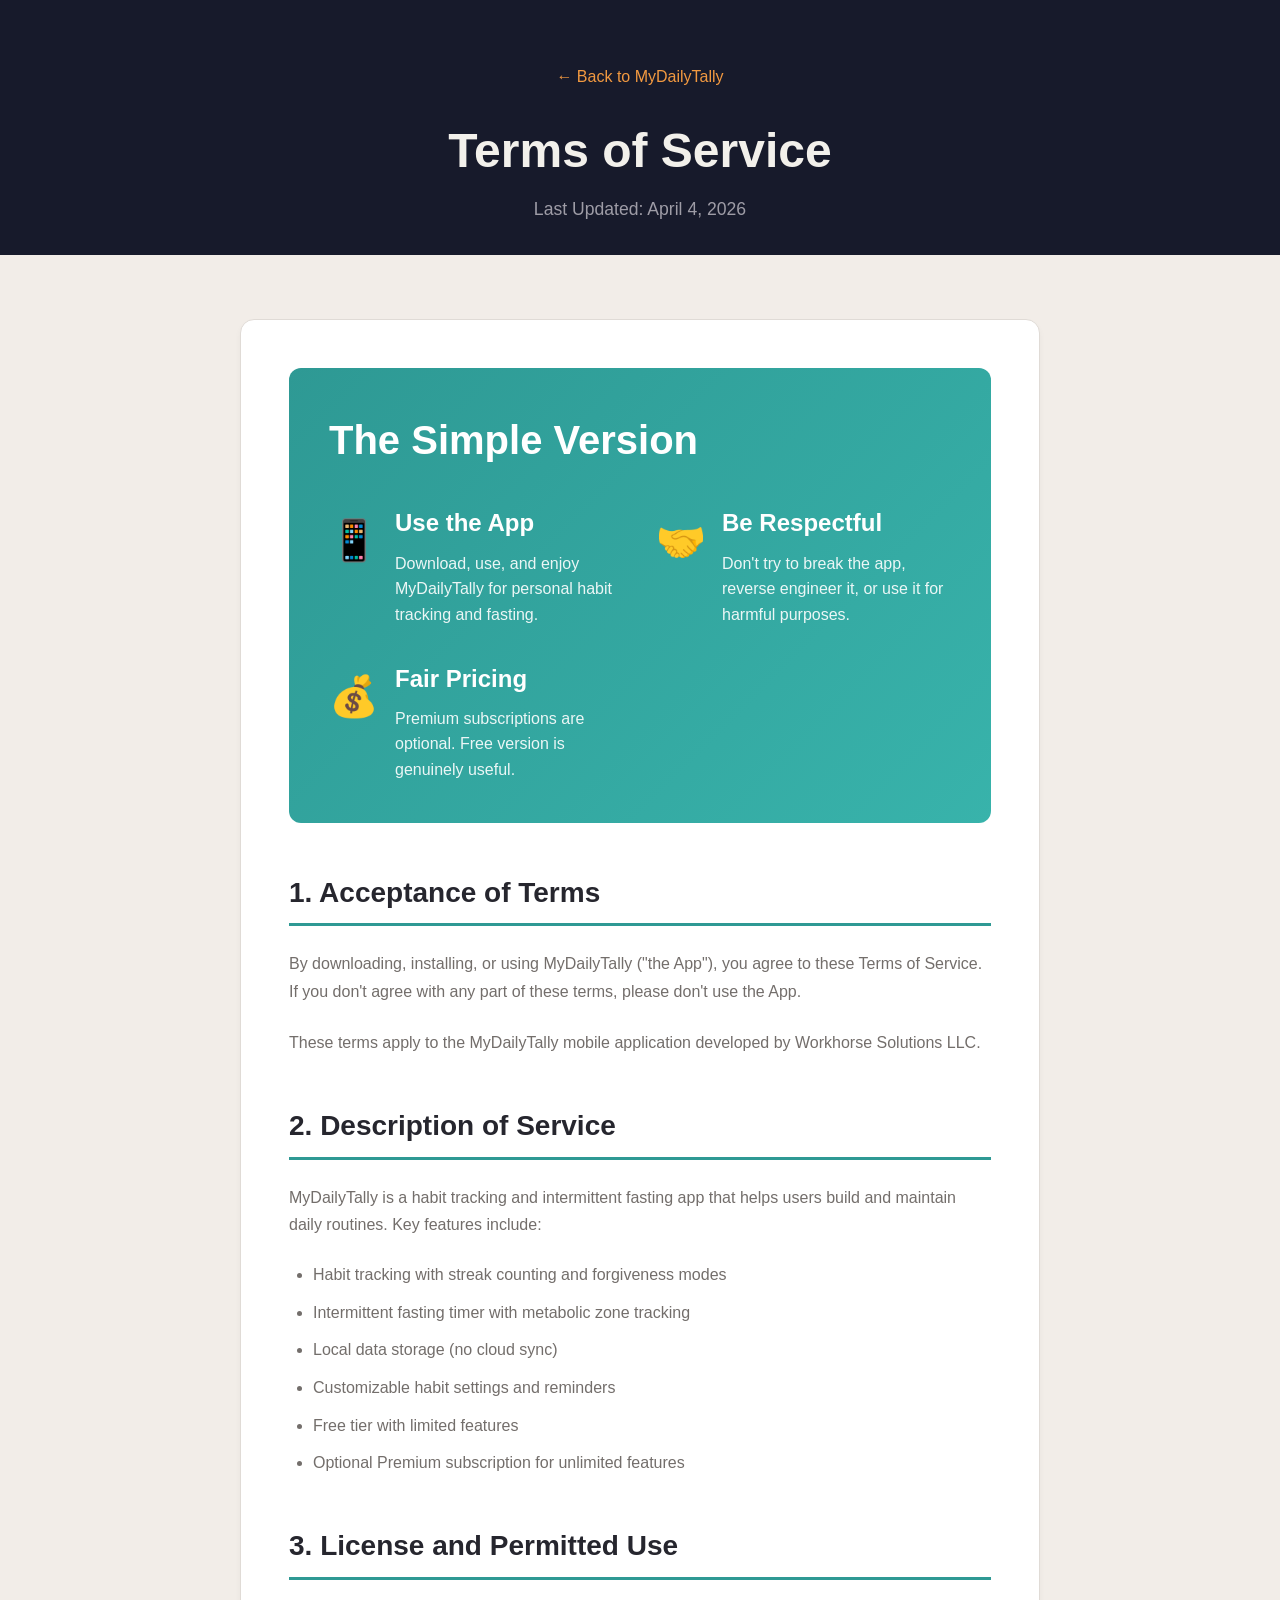
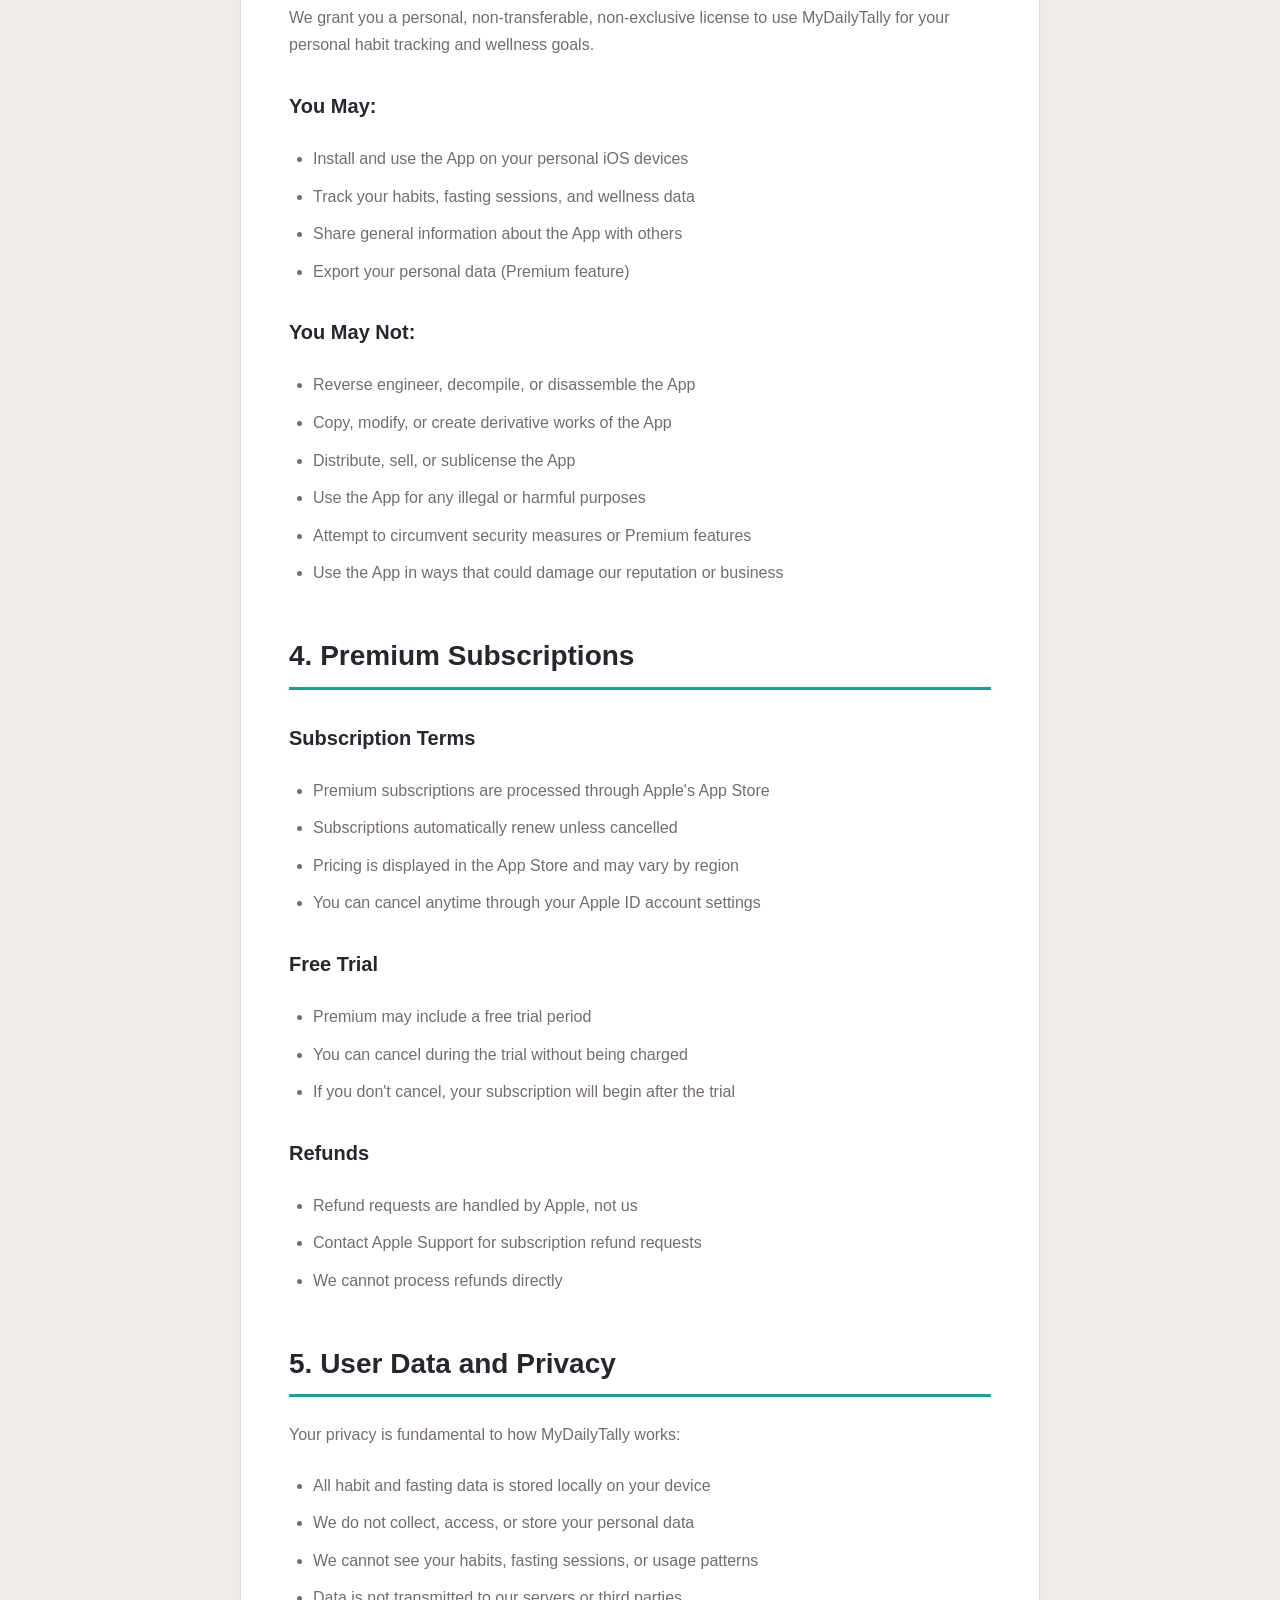
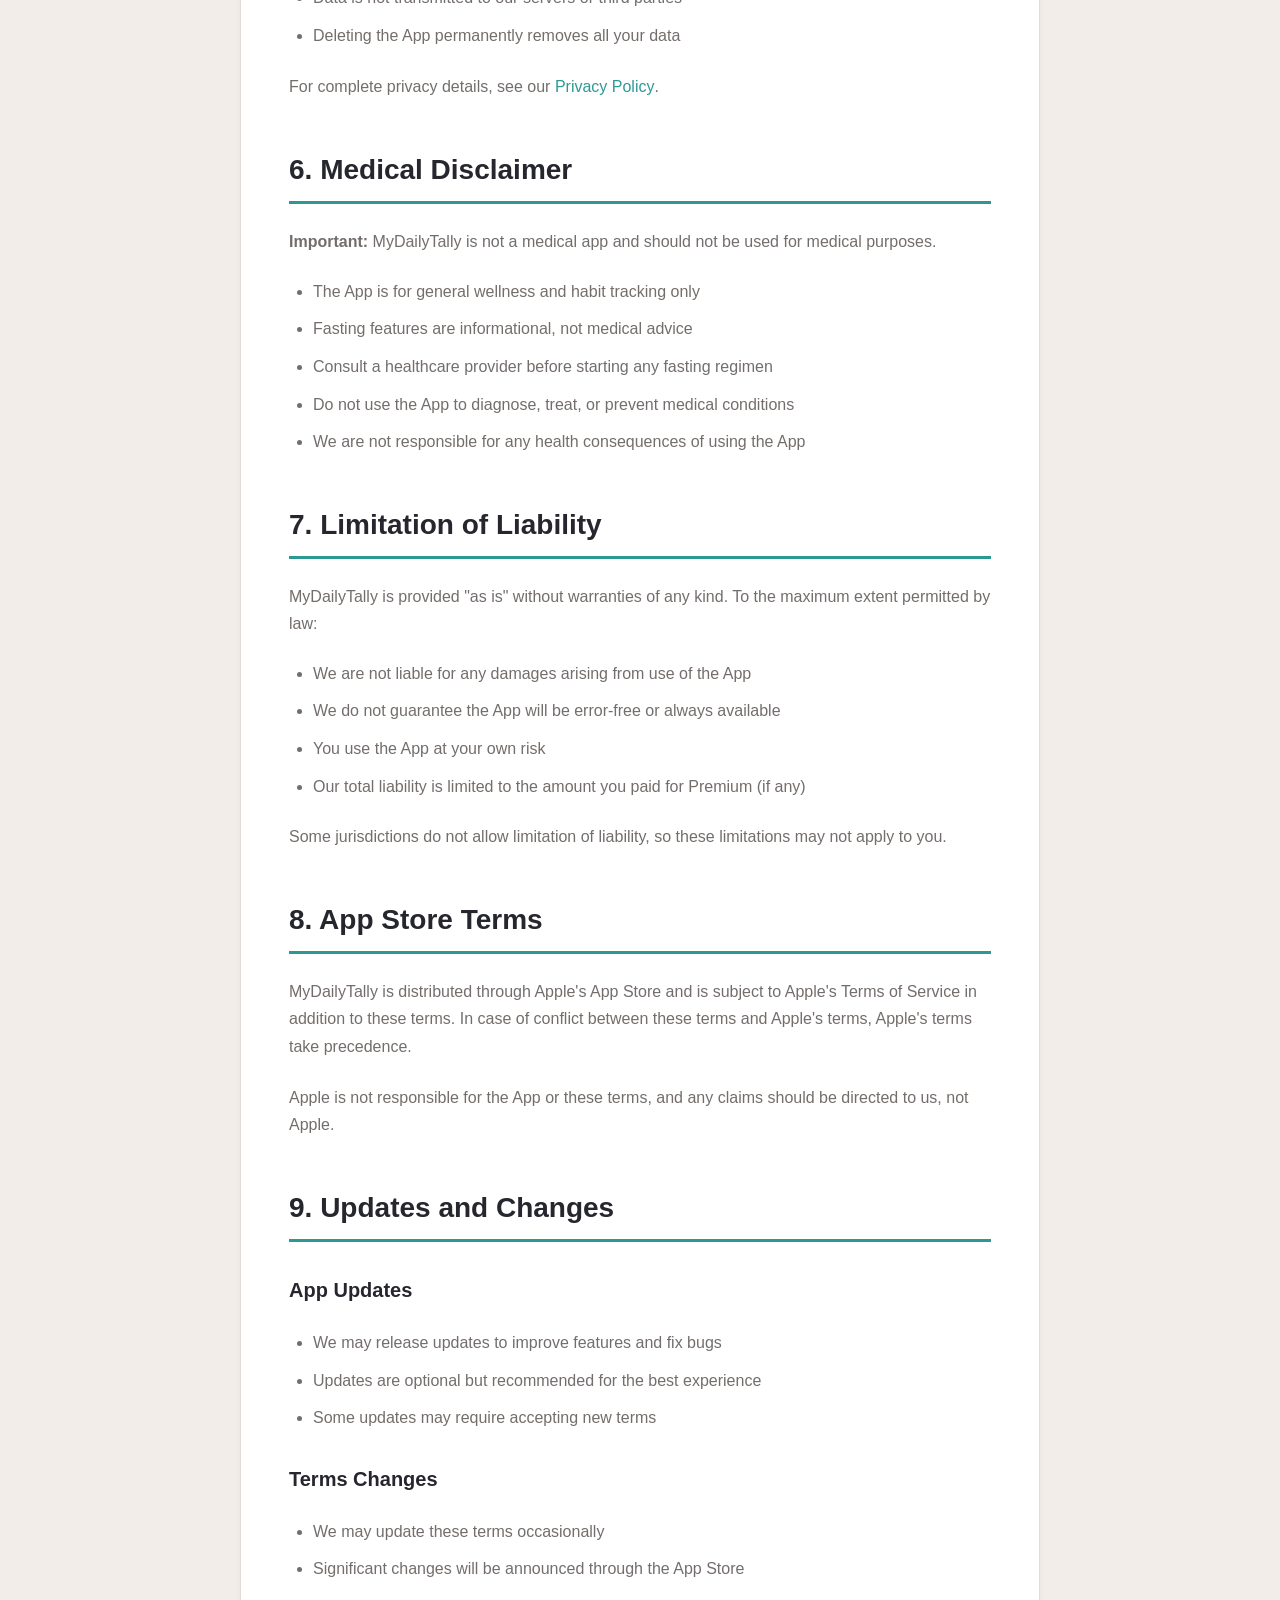
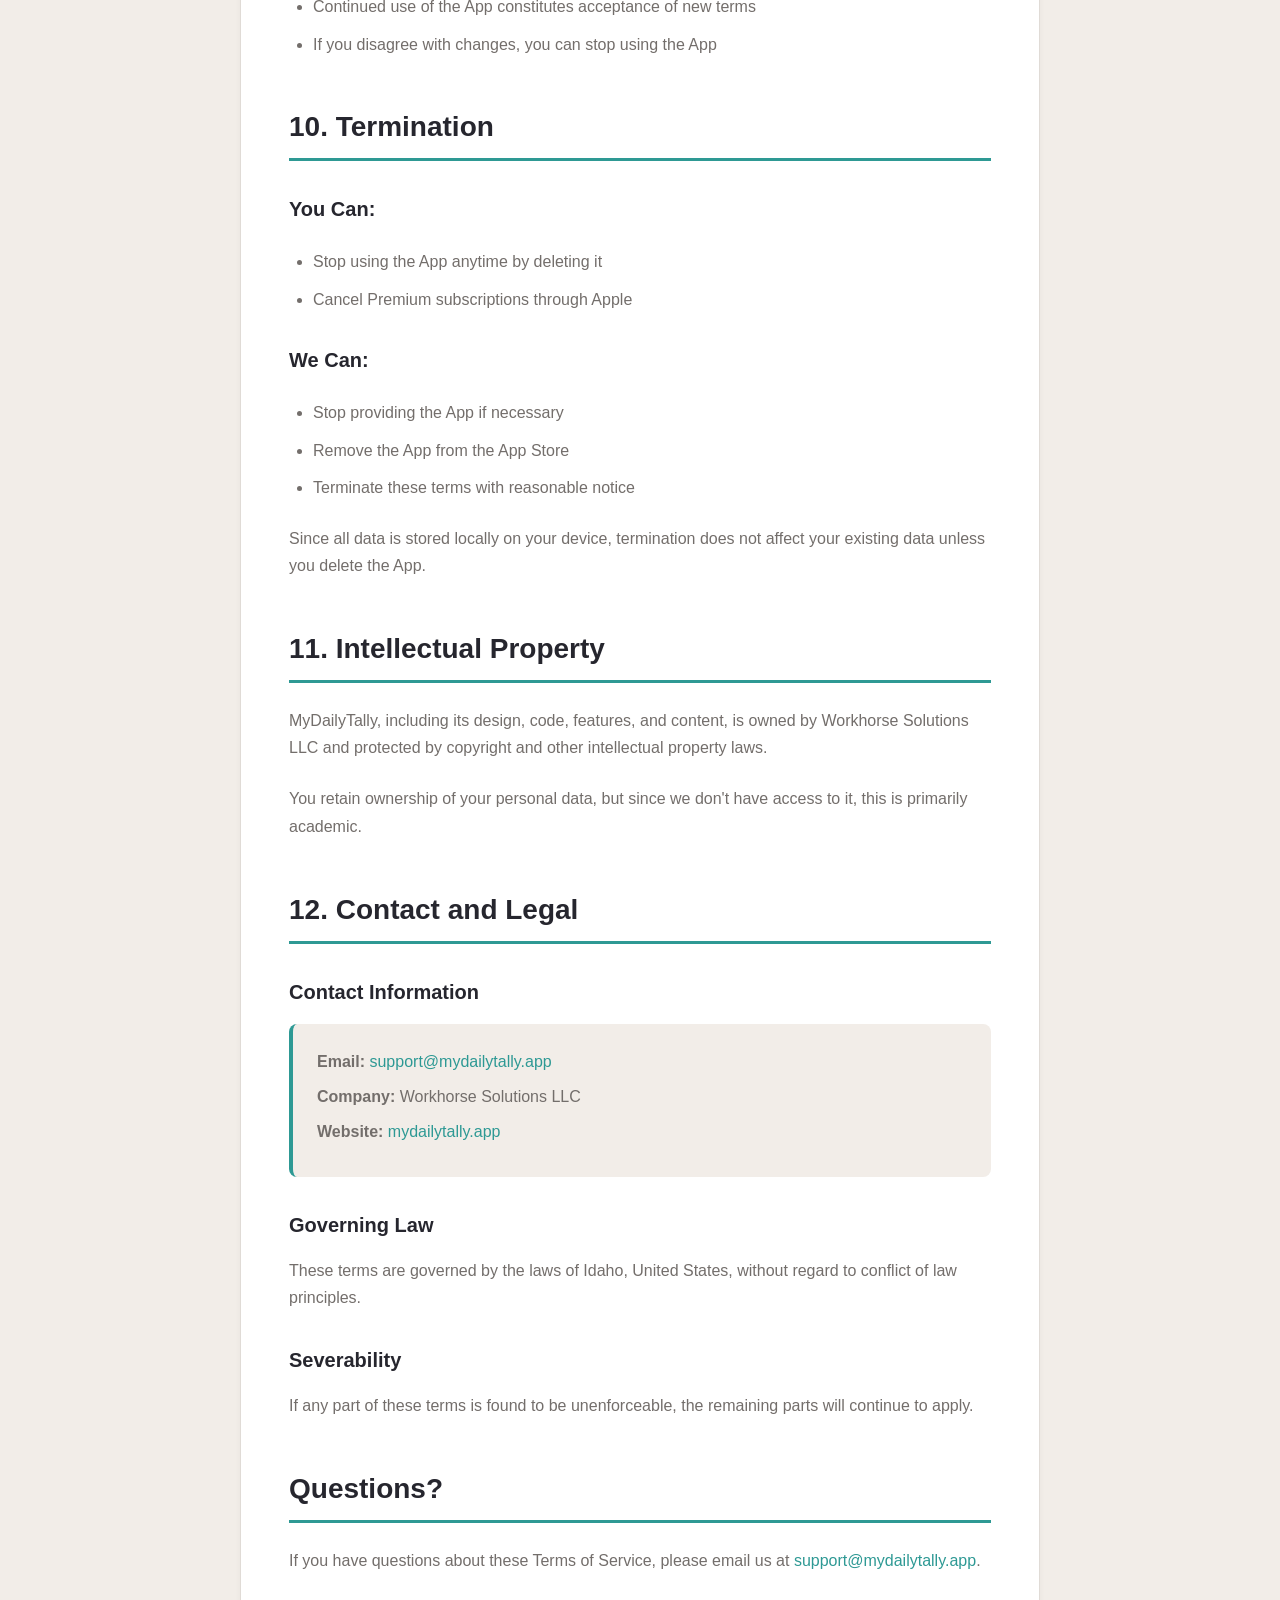
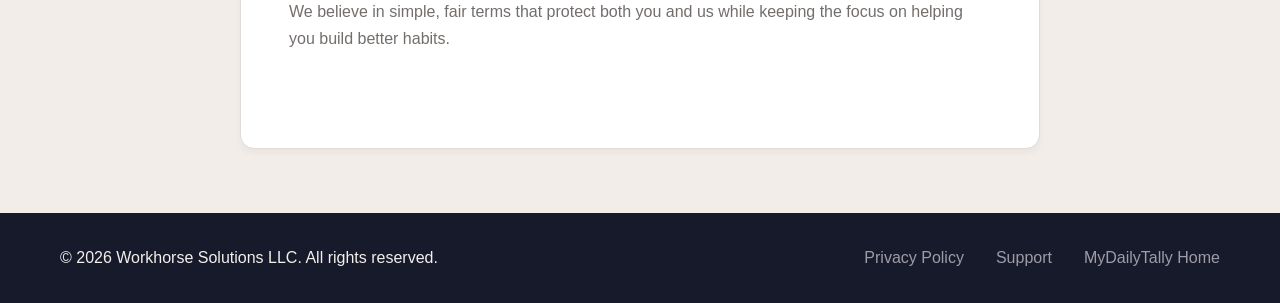
<file: terms/index.html>
<!DOCTYPE html>
<html lang="en">
<head>
    <meta charset="UTF-8">
    <meta name="viewport" content="width=device-width, initial-scale=1.0">
    <title>Terms of Service — MyDailyTally</title>
    <meta name="description" content="MyDailyTally Terms of Service - Simple, fair terms for using our habit tracking app.">
    <link rel="stylesheet" href="/css/main.css">
    <link rel="stylesheet" href="/css/legal.css">
</head>
<body>
    <header class="legal-header">
        <div class="container">
            <a href="/" class="back-link">← Back to MyDailyTally</a>
            <h1>Terms of Service</h1>
            <p class="last-updated">Last Updated: April 4, 2026</p>
        </div>
    </header>

    <main class="legal-content">
        <div class="container">
            <div class="content-wrapper">
                <section class="summary">
                    <h2>The Simple Version</h2>
                    <div class="summary-grid">
                        <div class="summary-item">
                            <span class="summary-icon">📱</span>
                            <div>
                                <h3>Use the App</h3>
                                <p>Download, use, and enjoy MyDailyTally for personal habit tracking and fasting.</p>
                            </div>
                        </div>
                        <div class="summary-item">
                            <span class="summary-icon">🤝</span>
                            <div>
                                <h3>Be Respectful</h3>
                                <p>Don't try to break the app, reverse engineer it, or use it for harmful purposes.</p>
                            </div>
                        </div>
                        <div class="summary-item">
                            <span class="summary-icon">💰</span>
                            <div>
                                <h3>Fair Pricing</h3>
                                <p>Premium subscriptions are optional. Free version is genuinely useful.</p>
                            </div>
                        </div>
                    </div>
                </section>

                <section class="policy-section">
                    <h2>1. Acceptance of Terms</h2>
                    <p>By downloading, installing, or using MyDailyTally ("the App"), you agree to these Terms of Service. If you don't agree with any part of these terms, please don't use the App.</p>
                    <p>These terms apply to the MyDailyTally mobile application developed by Workhorse Solutions LLC.</p>
                </section>

                <section class="policy-section">
                    <h2>2. Description of Service</h2>
                    <p>MyDailyTally is a habit tracking and intermittent fasting app that helps users build and maintain daily routines. Key features include:</p>
                    <ul>
                        <li>Habit tracking with streak counting and forgiveness modes</li>
                        <li>Intermittent fasting timer with metabolic zone tracking</li>
                        <li>Local data storage (no cloud sync)</li>
                        <li>Customizable habit settings and reminders</li>
                        <li>Free tier with limited features</li>
                        <li>Optional Premium subscription for unlimited features</li>
                    </ul>
                </section>

                <section class="policy-section">
                    <h2>3. License and Permitted Use</h2>
                    <p>We grant you a personal, non-transferable, non-exclusive license to use MyDailyTally for your personal habit tracking and wellness goals.</p>
                    
                    <h3>You May:</h3>
                    <ul>
                        <li>Install and use the App on your personal iOS devices</li>
                        <li>Track your habits, fasting sessions, and wellness data</li>
                        <li>Share general information about the App with others</li>
                        <li>Export your personal data (Premium feature)</li>
                    </ul>

                    <h3>You May Not:</h3>
                    <ul>
                        <li>Reverse engineer, decompile, or disassemble the App</li>
                        <li>Copy, modify, or create derivative works of the App</li>
                        <li>Distribute, sell, or sublicense the App</li>
                        <li>Use the App for any illegal or harmful purposes</li>
                        <li>Attempt to circumvent security measures or Premium features</li>
                        <li>Use the App in ways that could damage our reputation or business</li>
                    </ul>
                </section>

                <section class="policy-section">
                    <h2>4. Premium Subscriptions</h2>
                    
                    <h3>Subscription Terms</h3>
                    <ul>
                        <li>Premium subscriptions are processed through Apple's App Store</li>
                        <li>Subscriptions automatically renew unless cancelled</li>
                        <li>Pricing is displayed in the App Store and may vary by region</li>
                        <li>You can cancel anytime through your Apple ID account settings</li>
                    </ul>

                    <h3>Free Trial</h3>
                    <ul>
                        <li>Premium may include a free trial period</li>
                        <li>You can cancel during the trial without being charged</li>
                        <li>If you don't cancel, your subscription will begin after the trial</li>
                    </ul>

                    <h3>Refunds</h3>
                    <ul>
                        <li>Refund requests are handled by Apple, not us</li>
                        <li>Contact Apple Support for subscription refund requests</li>
                        <li>We cannot process refunds directly</li>
                    </ul>
                </section>

                <section class="policy-section">
                    <h2>5. User Data and Privacy</h2>
                    <p>Your privacy is fundamental to how MyDailyTally works:</p>
                    <ul>
                        <li>All habit and fasting data is stored locally on your device</li>
                        <li>We do not collect, access, or store your personal data</li>
                        <li>We cannot see your habits, fasting sessions, or usage patterns</li>
                        <li>Data is not transmitted to our servers or third parties</li>
                        <li>Deleting the App permanently removes all your data</li>
                    </ul>
                    <p>For complete privacy details, see our <a href="/privacy/">Privacy Policy</a>.</p>
                </section>

                <section class="policy-section">
                    <h2>6. Medical Disclaimer</h2>
                    <p><strong>Important:</strong> MyDailyTally is not a medical app and should not be used for medical purposes.</p>
                    <ul>
                        <li>The App is for general wellness and habit tracking only</li>
                        <li>Fasting features are informational, not medical advice</li>
                        <li>Consult a healthcare provider before starting any fasting regimen</li>
                        <li>Do not use the App to diagnose, treat, or prevent medical conditions</li>
                        <li>We are not responsible for any health consequences of using the App</li>
                    </ul>
                </section>

                <section class="policy-section">
                    <h2>7. Limitation of Liability</h2>
                    <p>MyDailyTally is provided "as is" without warranties of any kind. To the maximum extent permitted by law:</p>
                    <ul>
                        <li>We are not liable for any damages arising from use of the App</li>
                        <li>We do not guarantee the App will be error-free or always available</li>
                        <li>You use the App at your own risk</li>
                        <li>Our total liability is limited to the amount you paid for Premium (if any)</li>
                    </ul>
                    <p>Some jurisdictions do not allow limitation of liability, so these limitations may not apply to you.</p>
                </section>

                <section class="policy-section">
                    <h2>8. App Store Terms</h2>
                    <p>MyDailyTally is distributed through Apple's App Store and is subject to Apple's Terms of Service in addition to these terms. In case of conflict between these terms and Apple's terms, Apple's terms take precedence.</p>
                    <p>Apple is not responsible for the App or these terms, and any claims should be directed to us, not Apple.</p>
                </section>

                <section class="policy-section">
                    <h2>9. Updates and Changes</h2>
                    
                    <h3>App Updates</h3>
                    <ul>
                        <li>We may release updates to improve features and fix bugs</li>
                        <li>Updates are optional but recommended for the best experience</li>
                        <li>Some updates may require accepting new terms</li>
                    </ul>

                    <h3>Terms Changes</h3>
                    <ul>
                        <li>We may update these terms occasionally</li>
                        <li>Significant changes will be announced through the App Store</li>
                        <li>Continued use of the App constitutes acceptance of new terms</li>
                        <li>If you disagree with changes, you can stop using the App</li>
                    </ul>
                </section>

                <section class="policy-section">
                    <h2>10. Termination</h2>
                    
                    <h3>You Can:</h3>
                    <ul>
                        <li>Stop using the App anytime by deleting it</li>
                        <li>Cancel Premium subscriptions through Apple</li>
                    </ul>

                    <h3>We Can:</h3>
                    <ul>
                        <li>Stop providing the App if necessary</li>
                        <li>Remove the App from the App Store</li>
                        <li>Terminate these terms with reasonable notice</li>
                    </ul>

                    <p>Since all data is stored locally on your device, termination does not affect your existing data unless you delete the App.</p>
                </section>

                <section class="policy-section">
                    <h2>11. Intellectual Property</h2>
                    <p>MyDailyTally, including its design, code, features, and content, is owned by Workhorse Solutions LLC and protected by copyright and other intellectual property laws.</p>
                    <p>You retain ownership of your personal data, but since we don't have access to it, this is primarily academic.</p>
                </section>

                <section class="policy-section">
                    <h2>12. Contact and Legal</h2>
                    
                    <h3>Contact Information</h3>
                    <div class="contact-info">
                        <p><strong>Email:</strong> <a href="mailto:support@mydailytally.app">support@mydailytally.app</a></p>
                        <p><strong>Company:</strong> Workhorse Solutions LLC</p>
                        <p><strong>Website:</strong> <a href="https://mydailytally.app">mydailytally.app</a></p>
                    </div>

                    <h3>Governing Law</h3>
                    <p>These terms are governed by the laws of Idaho, United States, without regard to conflict of law principles.</p>

                    <h3>Severability</h3>
                    <p>If any part of these terms is found to be unenforceable, the remaining parts will continue to apply.</p>
                </section>

                <section class="policy-section">
                    <h2>Questions?</h2>
                    <p>If you have questions about these Terms of Service, please email us at <a href="mailto:support@mydailytally.app">support@mydailytally.app</a>.</p>
                    <p>We believe in simple, fair terms that protect both you and us while keeping the focus on helping you build better habits.</p>
                </section>
            </div>
        </div>
    </main>

    <footer class="legal-footer">
        <div class="container">
            <p>&copy; 2026 Workhorse Solutions LLC. All rights reserved.</p>
            <div class="legal-links">
                <a href="/privacy/">Privacy Policy</a>
                <a href="/support/">Support</a>
                <a href="/">MyDailyTally Home</a>
            </div>
        </div>
    </footer>
</body>
</html>
</file>
<file: css/main.css>
/* ==========================================================================
   MyDailyTally — Brand-aligned with iOS app design system
   Color tokens from ColorTheme.swift / DESIGN.md
   ========================================================================== */

/* CSS Custom Properties — iOS App Brand Tokens */
:root {
    /* Primary palette (light theme) */
    --bg-primary: #FAF8F2;         /* warm cream */
    --bg-secondary: #F2EDE8;       /* soft warm gray */
    --bg-card: #FFFFFF;
    --text-primary: #26262E;       /* dark navy */
    --text-secondary: #736E6B;     /* warm gray */
    --accent: #2E9994;             /* warm teal */
    --accent-hover: #267E7A;
    --accent-secondary: #38B3AB;   /* lighter teal */
    --streak-orange: #ED8C23;      /* warm orange */
    --separator: #E0DBD6;

    /* Dark palette (footer, dark sections) */
    --dark-bg: #171A2B;            /* dark navy */
    --dark-card: #292B42;
    --dark-text: #F2F0EB;
    --dark-text-muted: #9E9CA6;
    --dark-separator: #383A4D;
    --dark-accent: #F29940;        /* warm orange (dark mode accent) */

    /* Semantic */
    --success: #34C759;

    /* Spacing (from 4pt base) */
    --radius-sm: 8px;
    --radius-md: 12px;
    --radius-lg: 14px;
    --radius-xl: 16px;
    --radius-xxl: 20px;
}

/* Reset and Base Styles */
* {
    margin: 0;
    padding: 0;
    box-sizing: border-box;
}

body {
    font-family: -apple-system, BlinkMacSystemFont, 'Segoe UI', Roboto, Oxygen, Ubuntu, Cantarell, sans-serif;
    line-height: 1.6;
    color: var(--text-primary);
    background: var(--bg-primary);
}

.container {
    max-width: 1200px;
    margin: 0 auto;
    padding: 0 20px;
}

/* Typography */
h1 {
    font-size: 3.5rem;
    font-weight: 700;
    line-height: 1.2;
    margin-bottom: 1.5rem;
}

h2 {
    font-size: 2.5rem;
    font-weight: 600;
    text-align: center;
    margin-bottom: 1rem;
    color: var(--text-primary);
}

h3 {
    font-size: 1.5rem;
    font-weight: 600;
    margin-bottom: 1rem;
}

h4 {
    font-size: 1.25rem;
    font-weight: 600;
    margin-bottom: 0.5rem;
}

.section-subtitle {
    font-size: 1.25rem;
    color: var(--text-secondary);
    text-align: center;
    margin-bottom: 3rem;
    max-width: 600px;
    margin-left: auto;
    margin-right: auto;
}

/* Buttons */
.btn {
    display: inline-block;
    padding: 12px 24px;
    border-radius: var(--radius-md);
    text-decoration: none;
    font-weight: 600;
    transition: all 0.3s ease;
    border: none;
    cursor: pointer;
    font-size: 1rem;
}

.btn-primary {
    background: var(--accent);
    color: white;
}

.btn-primary:hover {
    background: var(--accent-hover);
    transform: translateY(-2px);
}

/* Hero Section — warm teal gradient, not purple */
.hero {
    background: linear-gradient(135deg, var(--dark-bg) 0%, #1E2A3A 50%, #1A3038 100%);
    color: var(--dark-text);
    padding: 6rem 0;
    min-height: 100vh;
    display: flex;
    align-items: center;
    position: relative;
    overflow: hidden;
}

/* Subtle warm teal glow in hero */
.hero::before {
    content: '';
    position: absolute;
    top: -50%;
    right: -20%;
    width: 80%;
    height: 120%;
    background: radial-gradient(ellipse, rgba(46, 153, 148, 0.15) 0%, transparent 70%);
    pointer-events: none;
}

.hero::after {
    content: '';
    position: absolute;
    bottom: -30%;
    left: -10%;
    width: 60%;
    height: 80%;
    background: radial-gradient(ellipse, rgba(242, 153, 64, 0.08) 0%, transparent 70%);
    pointer-events: none;
}

.hero-content {
    display: grid;
    grid-template-columns: 1fr 1fr;
    gap: 4rem;
    align-items: center;
    position: relative;
    z-index: 1;
}

.hero-text h1 {
    color: var(--dark-text);
    margin-bottom: 1.5rem;
}

.hero-subtitle {
    font-size: 1.25rem;
    margin-bottom: 2rem;
    opacity: 0.85;
    line-height: 1.6;
    color: var(--dark-text-muted);
}

.hero-features {
    display: grid;
    grid-template-columns: repeat(2, 1fr);
    gap: 1rem;
    margin-bottom: 2.5rem;
}

.feature {
    display: flex;
    align-items: center;
    gap: 0.75rem;
}

.feature-icon {
    font-size: 1.5rem;
}

.app-store-buttons {
    display: flex;
    flex-direction: column;
    gap: 1rem;
}

.app-store-btn {
    display: inline-block;
}

.app-store-btn img {
    height: 53px;
    width: auto;
}

.coming-soon {
    color: var(--dark-text-muted);
    font-size: 0.9rem;
}

.hero-phone {
    display: flex;
    justify-content: center;
    align-items: center;
}

.phone-screenshot {
    max-width: 300px;
    height: auto;
    border-radius: 25px;
    box-shadow: 0 20px 60px rgba(0, 0, 0, 0.4), 0 0 40px rgba(46, 153, 148, 0.15);
}

@media (prefers-reduced-motion: reduce) {
    video.phone-screenshot {
        animation-play-state: paused;
    }
}

/* Features Section — warm cream background */
.features {
    padding: 6rem 0;
    background: var(--bg-secondary);
}

.features-grid {
    display: grid;
    grid-template-columns: repeat(auto-fit, minmax(300px, 1fr));
    gap: 3rem;
}

.feature-card {
    background: var(--bg-card);
    padding: 2.5rem;
    border-radius: var(--radius-lg);
    text-align: center;
    box-shadow: 0 4px 6px rgba(0, 0, 0, 0.04);
    transition: transform 0.3s ease, box-shadow 0.3s ease;
    border: 1px solid var(--separator);
}

.feature-card:hover {
    transform: translateY(-5px);
    box-shadow: 0 12px 24px rgba(0, 0, 0, 0.08);
}

.feature-icon-large {
    font-size: 3rem;
    margin-bottom: 1.5rem;
}

.feature-card h3 {
    color: var(--text-primary);
    margin-bottom: 1rem;
}

.feature-card p {
    color: var(--text-secondary);
    line-height: 1.6;
}

/* Screenshots Section — primary warm cream bg */
.screenshots {
    padding: 6rem 0;
    background: var(--bg-primary);
}

.screenshot-carousel {
    display: grid;
    grid-template-columns: repeat(auto-fit, minmax(200px, 1fr));
    gap: 2rem;
}

.screenshot-item {
    text-align: center;
}

.screenshot-item img {
    width: 160px;
    height: auto;
    border-radius: 18px;
    box-shadow: 0 12px 32px rgba(0, 0, 0, 0.12);
    margin-bottom: 1rem;
    display: block;
    margin-left: auto;
    margin-right: auto;
}

.screenshot-item h4 {
    color: var(--text-primary);
    margin-bottom: 0.5rem;
}

.screenshot-item p {
    color: var(--text-secondary);
    font-size: 0.9rem;
}

/* Pricing Section — secondary warm bg */
.pricing {
    padding: 6rem 0;
    background: var(--bg-secondary);
}

.pricing-grid {
    display: grid;
    grid-template-columns: repeat(auto-fit, minmax(300px, 1fr));
    gap: 2rem;
    max-width: 1000px;
    margin: 0 auto;
}

.pricing-card {
    background: var(--bg-card);
    padding: 2.5rem;
    border-radius: var(--radius-lg);
    text-align: center;
    position: relative;
    box-shadow: 0 4px 6px rgba(0, 0, 0, 0.04);
    transition: transform 0.3s ease, box-shadow 0.3s ease;
    border: 1px solid var(--separator);
}

.pricing-card:hover {
    transform: translateY(-5px);
    box-shadow: 0 12px 24px rgba(0, 0, 0, 0.08);
}

.pricing-card.featured {
    border: 3px solid var(--accent);
    transform: scale(1.05);
}

.pricing-card.featured:hover {
    transform: scale(1.05) translateY(-5px);
}

.popular-badge {
    position: absolute;
    top: -12px;
    left: 50%;
    transform: translateX(-50%);
    background: var(--accent);
    color: white;
    padding: 8px 20px;
    border-radius: 20px;
    font-size: 0.8rem;
    font-weight: 600;
}

.price {
    font-size: 3rem;
    font-weight: 700;
    color: var(--accent);
    margin-bottom: 0.5rem;
}

.price-period {
    font-size: 1.5rem;
    color: var(--text-secondary);
}

.price-subtitle {
    color: var(--text-secondary);
    margin-bottom: 2rem;
}

.features-list {
    list-style: none;
    text-align: left;
    margin-bottom: 2rem;
}

.features-list li {
    padding: 0.5rem 0;
    border-bottom: 1px solid var(--separator);
    color: var(--text-primary);
}

.features-list li:last-child {
    border-bottom: none;
}

/* Privacy Section — primary warm cream bg */
.privacy-section {
    padding: 6rem 0;
    background: var(--bg-primary);
}

.privacy-content {
    display: grid;
    grid-template-columns: 1fr 1fr;
    gap: 4rem;
    align-items: center;
}

.privacy-text h2 {
    text-align: left;
    margin-bottom: 2rem;
}

.privacy-text p {
    font-size: 1.125rem;
    color: var(--text-secondary);
    margin-bottom: 1.5rem;
    line-height: 1.7;
}

.privacy-features {
    display: flex;
    flex-direction: column;
    gap: 2rem;
}

.privacy-feature {
    display: flex;
    align-items: flex-start;
    gap: 1rem;
}

.privacy-icon {
    font-size: 2rem;
    margin-top: 0.25rem;
}

.privacy-feature h4 {
    margin-bottom: 0.5rem;
    color: var(--text-primary);
}

.privacy-feature p {
    color: var(--text-secondary);
}

/* Footer — app dark theme navy */
.footer {
    background: var(--dark-bg);
    color: var(--dark-text);
    padding: 4rem 0 2rem;
}

.footer-content {
    display: grid;
    grid-template-columns: repeat(auto-fit, minmax(250px, 1fr));
    gap: 3rem;
    margin-bottom: 3rem;
}

.footer-section h4 {
    margin-bottom: 1.5rem;
    color: var(--dark-accent);
}

.footer-section p {
    color: var(--dark-text-muted);
    margin-bottom: 1.5rem;
}

.footer-links {
    list-style: none;
}

.footer-links li {
    margin-bottom: 0.75rem;
}

.footer-links a {
    color: var(--dark-text-muted);
    text-decoration: none;
    transition: color 0.3s ease;
}

.footer-links a:hover {
    color: var(--dark-accent);
}

.app-store-footer img {
    height: 40px;
    width: auto;
}

.footer-bottom {
    border-top: 1px solid var(--dark-separator);
    padding-top: 2rem;
    text-align: center;
    color: var(--dark-text-muted);
}

/* Responsive Design */
@media (max-width: 768px) {
    h1 {
        font-size: 2.5rem;
    }

    h2 {
        font-size: 2rem;
    }

    .hero {
        padding: 4rem 0;
        min-height: auto;
    }

    .hero-content {
        grid-template-columns: 1fr;
        gap: 3rem;
        text-align: center;
    }

    .hero-features {
        grid-template-columns: 1fr;
    }

    .privacy-content {
        grid-template-columns: 1fr;
        gap: 3rem;
    }

    .privacy-text h2 {
        text-align: center;
    }

    .screenshot-carousel {
        grid-template-columns: repeat(auto-fit, minmax(130px, 1fr));
    }

    .screenshot-item img {
        width: 130px;
    }

    .pricing-card.featured {
        transform: none;
    }
}
</file>
<file: css/legal.css>
/* Legal Pages Styles — Brand-aligned with iOS app design system */

.legal-header {
    background: var(--dark-bg);
    color: var(--dark-text);
    padding: 4rem 0 2rem;
    text-align: center;
}

.back-link {
    color: var(--dark-accent);
    text-decoration: none;
    font-weight: 500;
    margin-bottom: 2rem;
    display: inline-block;
    transition: color 0.3s ease;
}

.back-link:hover {
    color: var(--accent-secondary);
}

.legal-header h1 {
    font-size: 3rem;
    margin-bottom: 1rem;
    color: var(--dark-text);
}

.last-updated {
    color: var(--dark-text-muted);
    font-size: 1.1rem;
}

.legal-content {
    padding: 4rem 0;
    background: var(--bg-secondary);
}

.content-wrapper {
    max-width: 800px;
    margin: 0 auto;
    background: var(--bg-card);
    padding: 3rem;
    border-radius: var(--radius-lg);
    box-shadow: 0 4px 6px rgba(0, 0, 0, 0.04);
    border: 1px solid var(--separator);
}

/* Summary Section — warm teal gradient instead of purple */
.summary {
    background: linear-gradient(135deg, var(--accent) 0%, var(--accent-secondary) 100%);
    color: white;
    padding: 2.5rem;
    border-radius: var(--radius-md);
    margin-bottom: 3rem;
}

.summary h2 {
    color: white;
    text-align: left;
    margin-bottom: 2rem;
}

.summary-grid {
    display: grid;
    grid-template-columns: repeat(auto-fit, minmax(250px, 1fr));
    gap: 2rem;
}

.summary-item {
    display: flex;
    align-items: flex-start;
    gap: 1rem;
}

.summary-icon {
    font-size: 2.5rem;
    margin-top: 0.25rem;
}

.summary-item h3 {
    color: white;
    margin-bottom: 0.5rem;
}

.summary-item p {
    color: rgba(255, 255, 255, 0.9);
    line-height: 1.6;
}

/* Policy Sections */
.policy-section {
    margin-bottom: 3rem;
}

.policy-section h2 {
    color: var(--text-primary);
    text-align: left;
    font-size: 1.75rem;
    margin-bottom: 1.5rem;
    border-bottom: 3px solid var(--accent);
    padding-bottom: 0.5rem;
}

.policy-section h3 {
    color: var(--text-primary);
    font-size: 1.25rem;
    margin: 2rem 0 1rem 0;
}

.policy-section p {
    line-height: 1.7;
    margin-bottom: 1.5rem;
    color: var(--text-secondary);
}

.policy-section ul {
    margin: 1.5rem 0;
    padding-left: 1.5rem;
}

.policy-section li {
    margin-bottom: 0.75rem;
    line-height: 1.6;
    color: var(--text-secondary);
}

.policy-section a {
    color: var(--accent);
    text-decoration: none;
    font-weight: 500;
}

.policy-section a:hover {
    color: var(--accent-hover);
    text-decoration: underline;
}

/* Contact Info */
.contact-info {
    background: var(--bg-secondary);
    padding: 1.5rem;
    border-radius: var(--radius-sm);
    border-left: 4px solid var(--accent);
}

.contact-info p {
    margin-bottom: 0.5rem;
}

/* Support Page Specific Styles */
.contact-section {
    margin-bottom: 4rem;
}

.contact-grid {
    display: grid;
    grid-template-columns: repeat(auto-fit, minmax(250px, 1fr));
    gap: 2rem;
    margin-top: 2rem;
}

.contact-item {
    background: var(--bg-secondary);
    padding: 2rem;
    border-radius: var(--radius-md);
    text-align: center;
}

.contact-icon {
    font-size: 3rem;
    margin-bottom: 1rem;
    display: block;
}

.contact-item h3 {
    color: var(--text-primary);
    margin-bottom: 1rem;
}

.contact-item p {
    color: var(--text-secondary);
    margin-bottom: 1.5rem;
}

/* FAQ Styles */
.faq-section {
    margin: 4rem 0;
}

.faq-category {
    margin-bottom: 3rem;
}

.faq-category h3 {
    color: var(--accent);
    font-size: 1.5rem;
    margin-bottom: 1.5rem;
    border-bottom: 2px solid var(--separator);
    padding-bottom: 0.5rem;
}

.faq-item {
    margin-bottom: 2rem;
    padding-bottom: 1.5rem;
    border-bottom: 1px solid var(--separator);
}

.faq-item:last-child {
    border-bottom: none;
}

.faq-item h4 {
    color: var(--text-primary);
    font-size: 1.125rem;
    margin-bottom: 0.75rem;
}

.faq-item p {
    color: var(--text-secondary);
    line-height: 1.6;
    margin-bottom: 0;
}

/* Tips Section */
.tips-section {
    margin: 4rem 0;
    background: var(--bg-secondary);
    padding: 2.5rem;
    border-radius: var(--radius-md);
}

.tips-section h2 {
    text-align: center;
    margin-bottom: 2rem;
}

.tips-grid {
    display: grid;
    grid-template-columns: repeat(auto-fit, minmax(250px, 1fr));
    gap: 2rem;
}

.tip-item {
    display: flex;
    align-items: flex-start;
    gap: 1rem;
}

.tip-icon {
    font-size: 2rem;
    margin-top: 0.25rem;
}

.tip-item h4 {
    color: var(--text-primary);
    margin-bottom: 0.5rem;
}

.tip-item p {
    color: var(--text-secondary);
    line-height: 1.6;
    margin-bottom: 0;
}

/* Final Contact Section — warm teal */
.contact-final {
    text-align: center;
    background: linear-gradient(135deg, var(--accent) 0%, var(--accent-hover) 100%);
    color: white;
    padding: 3rem;
    border-radius: var(--radius-md);
    margin-top: 4rem;
}

.contact-final h2 {
    color: white;
    margin-bottom: 1rem;
}

.contact-final p {
    color: rgba(255, 255, 255, 0.9);
    margin-bottom: 2rem;
    font-size: 1.125rem;
}

.contact-final .btn {
    background: white;
    color: var(--accent);
}

.contact-final .btn:hover {
    background: var(--bg-primary);
    transform: translateY(-2px);
}

/* Legal Footer */
.legal-footer {
    background: var(--dark-bg);
    color: var(--dark-text);
    padding: 2rem 0;
    text-align: center;
}

.legal-footer .container {
    display: flex;
    justify-content: space-between;
    align-items: center;
    flex-wrap: wrap;
    gap: 1rem;
}

.legal-links {
    display: flex;
    gap: 2rem;
}

.legal-links a {
    color: var(--dark-text-muted);
    text-decoration: none;
    transition: color 0.3s ease;
}

.legal-links a:hover {
    color: var(--dark-accent);
}

/* Mobile Responsive */
@media (max-width: 768px) {
    .legal-header h1 {
        font-size: 2rem;
    }

    .content-wrapper {
        padding: 2rem;
        margin: 0 1rem;
    }

    .summary {
        padding: 2rem;
    }

    .summary-grid {
        grid-template-columns: 1fr;
    }

    .contact-grid,
    .tips-grid {
        grid-template-columns: 1fr;
    }

    .legal-footer .container {
        flex-direction: column;
        text-align: center;
    }

    .legal-links {
        flex-wrap: wrap;
        justify-content: center;
    }
}
</file>
